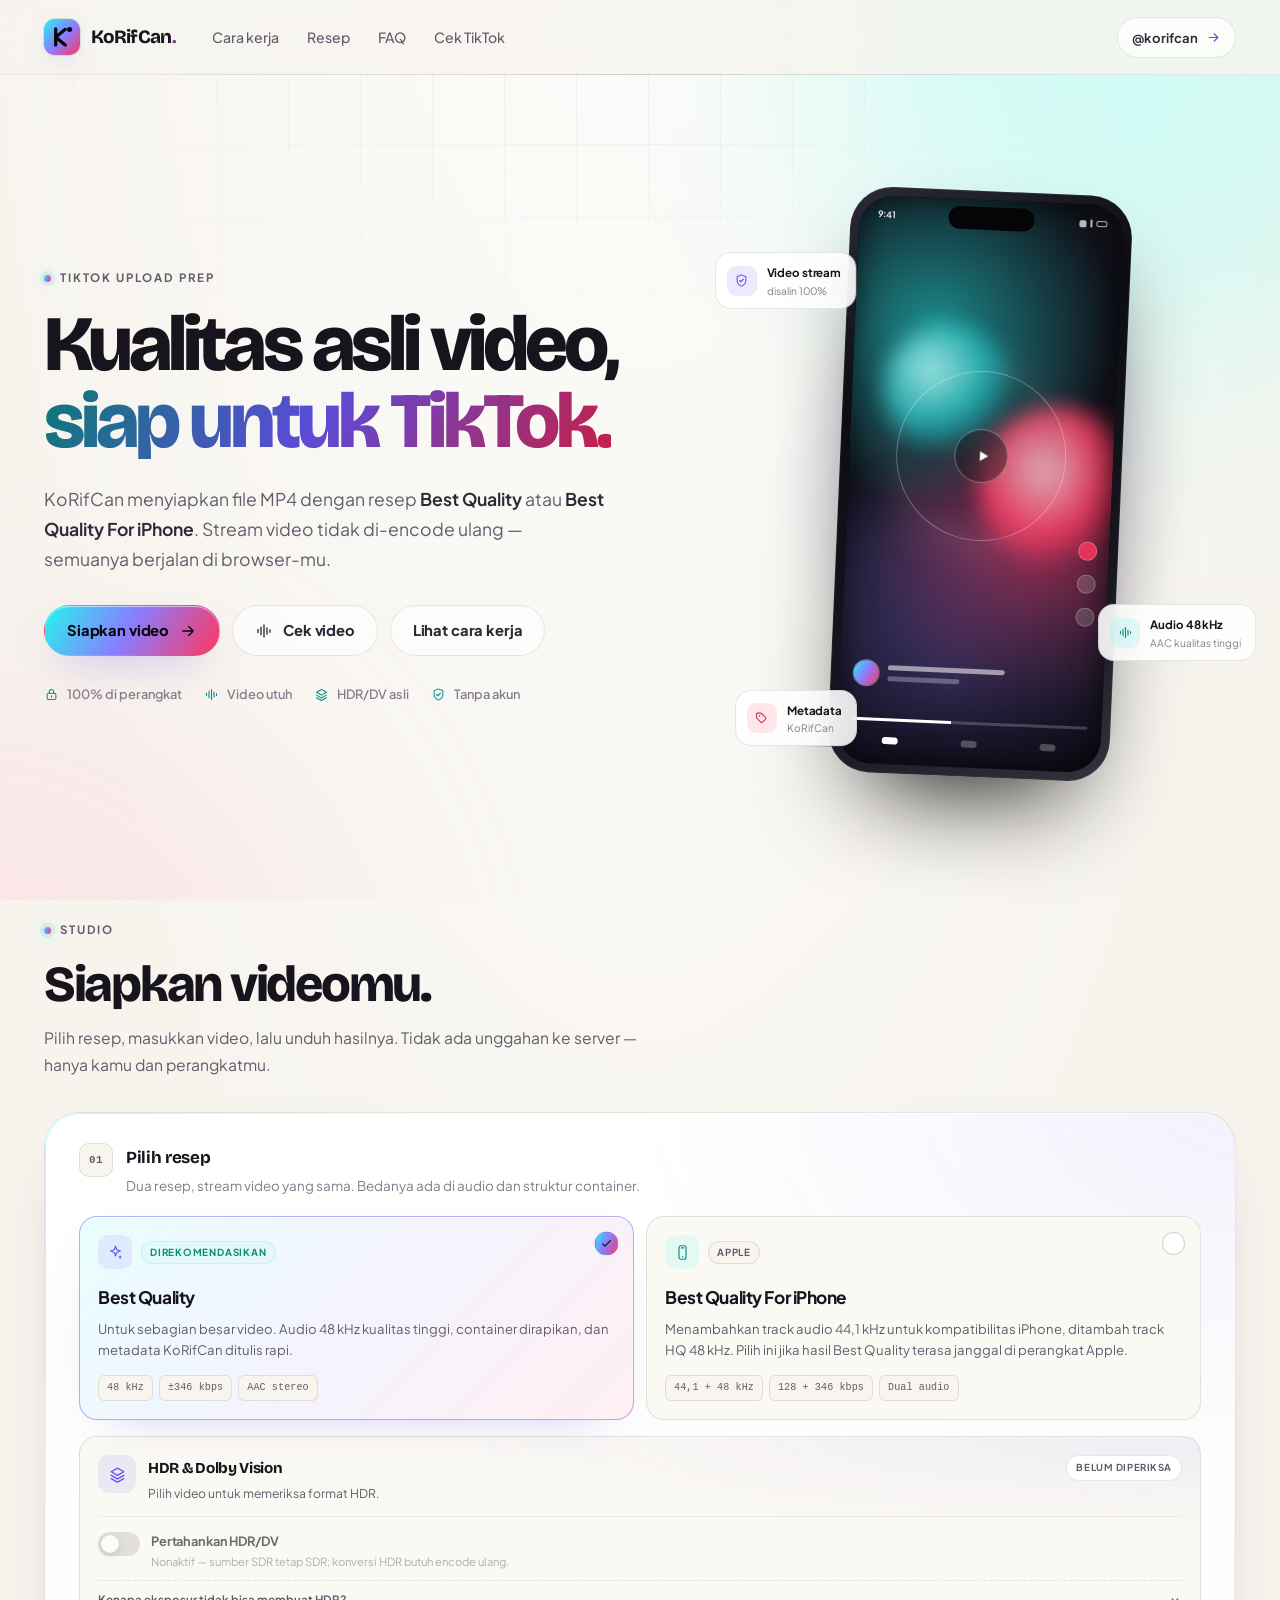
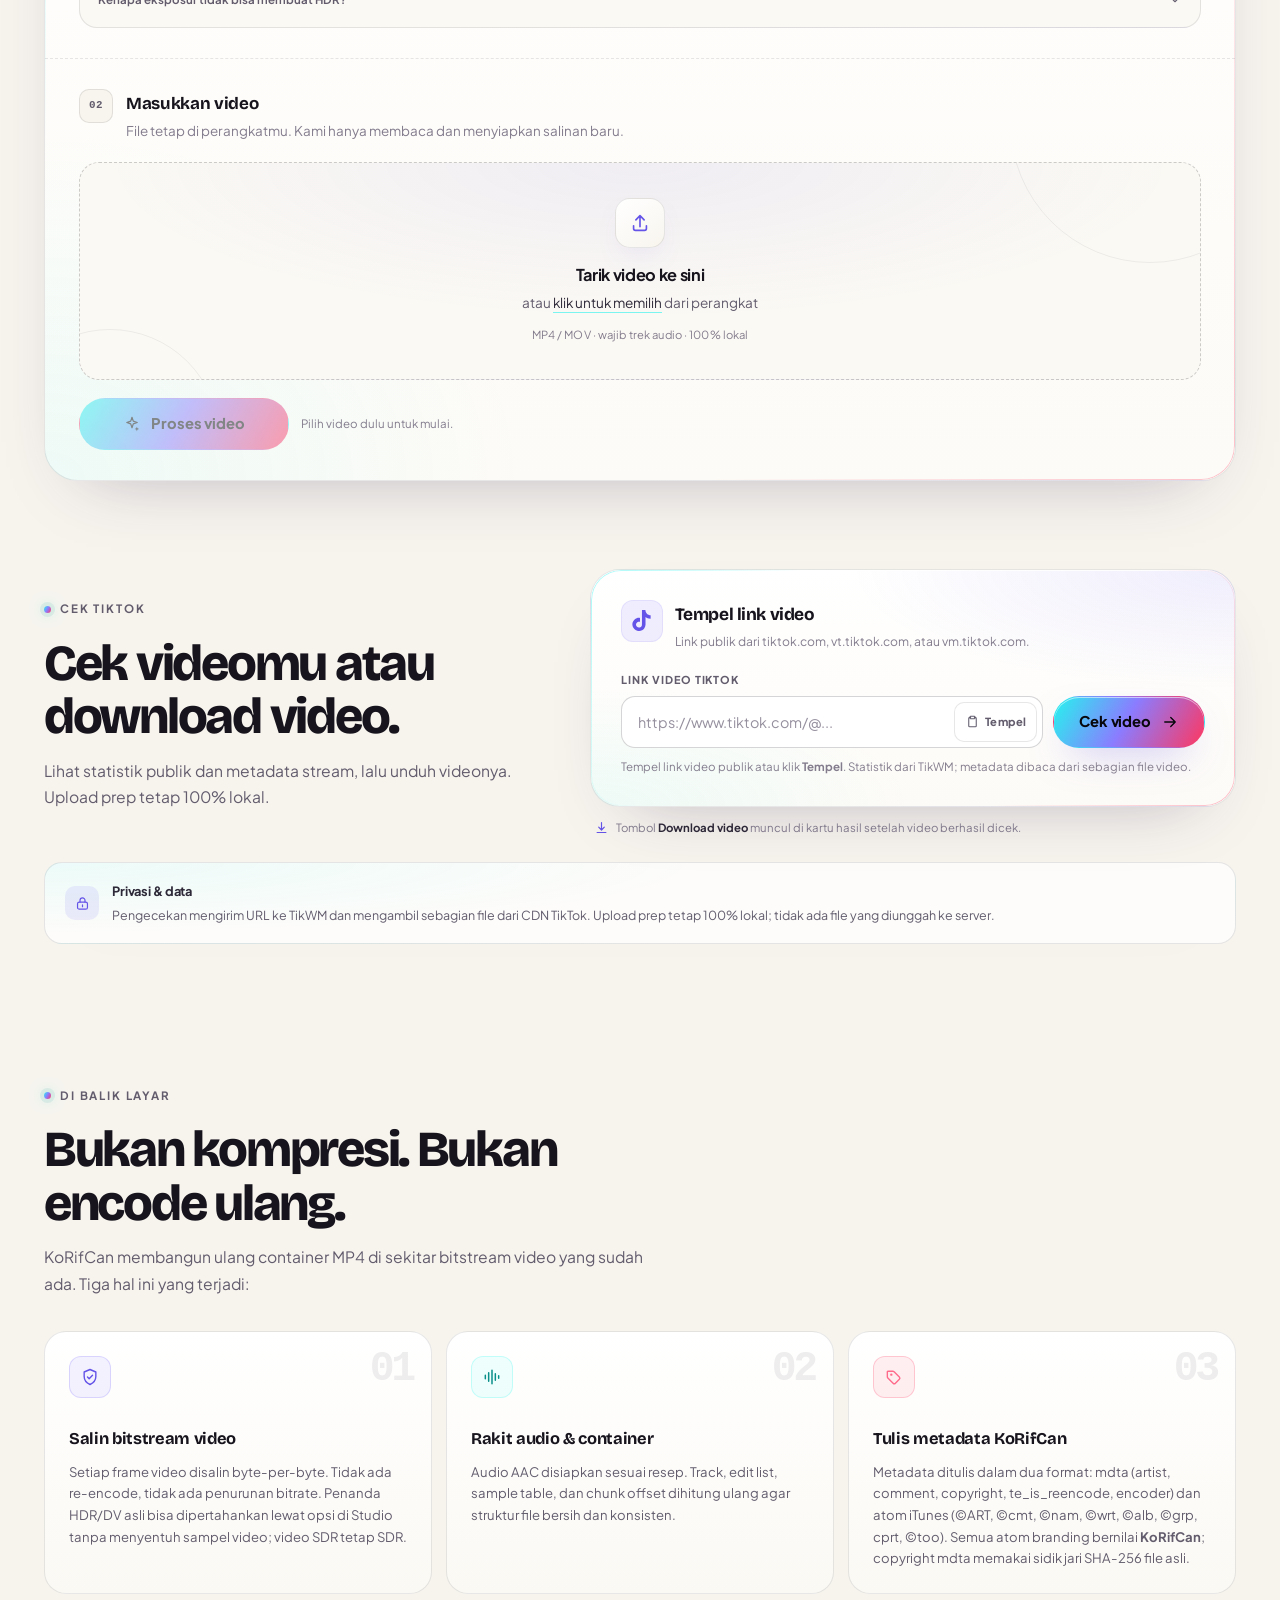
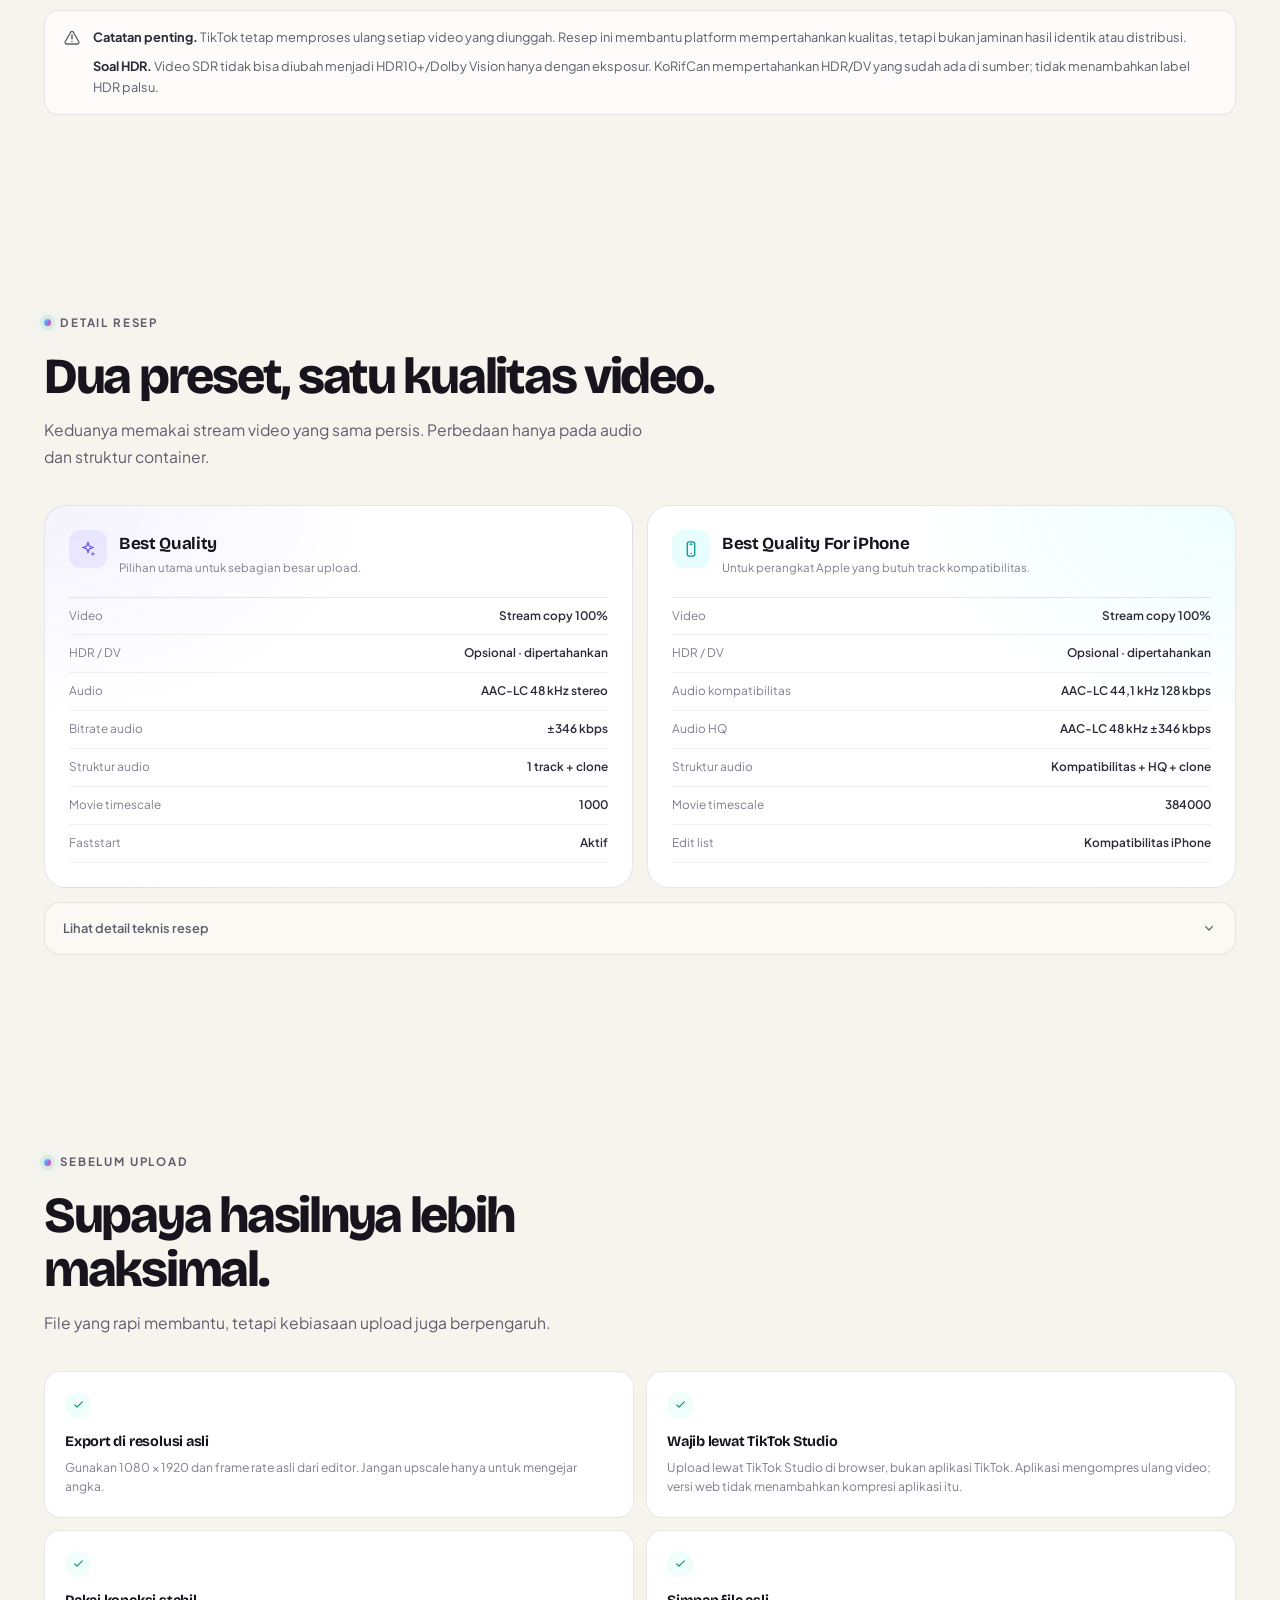
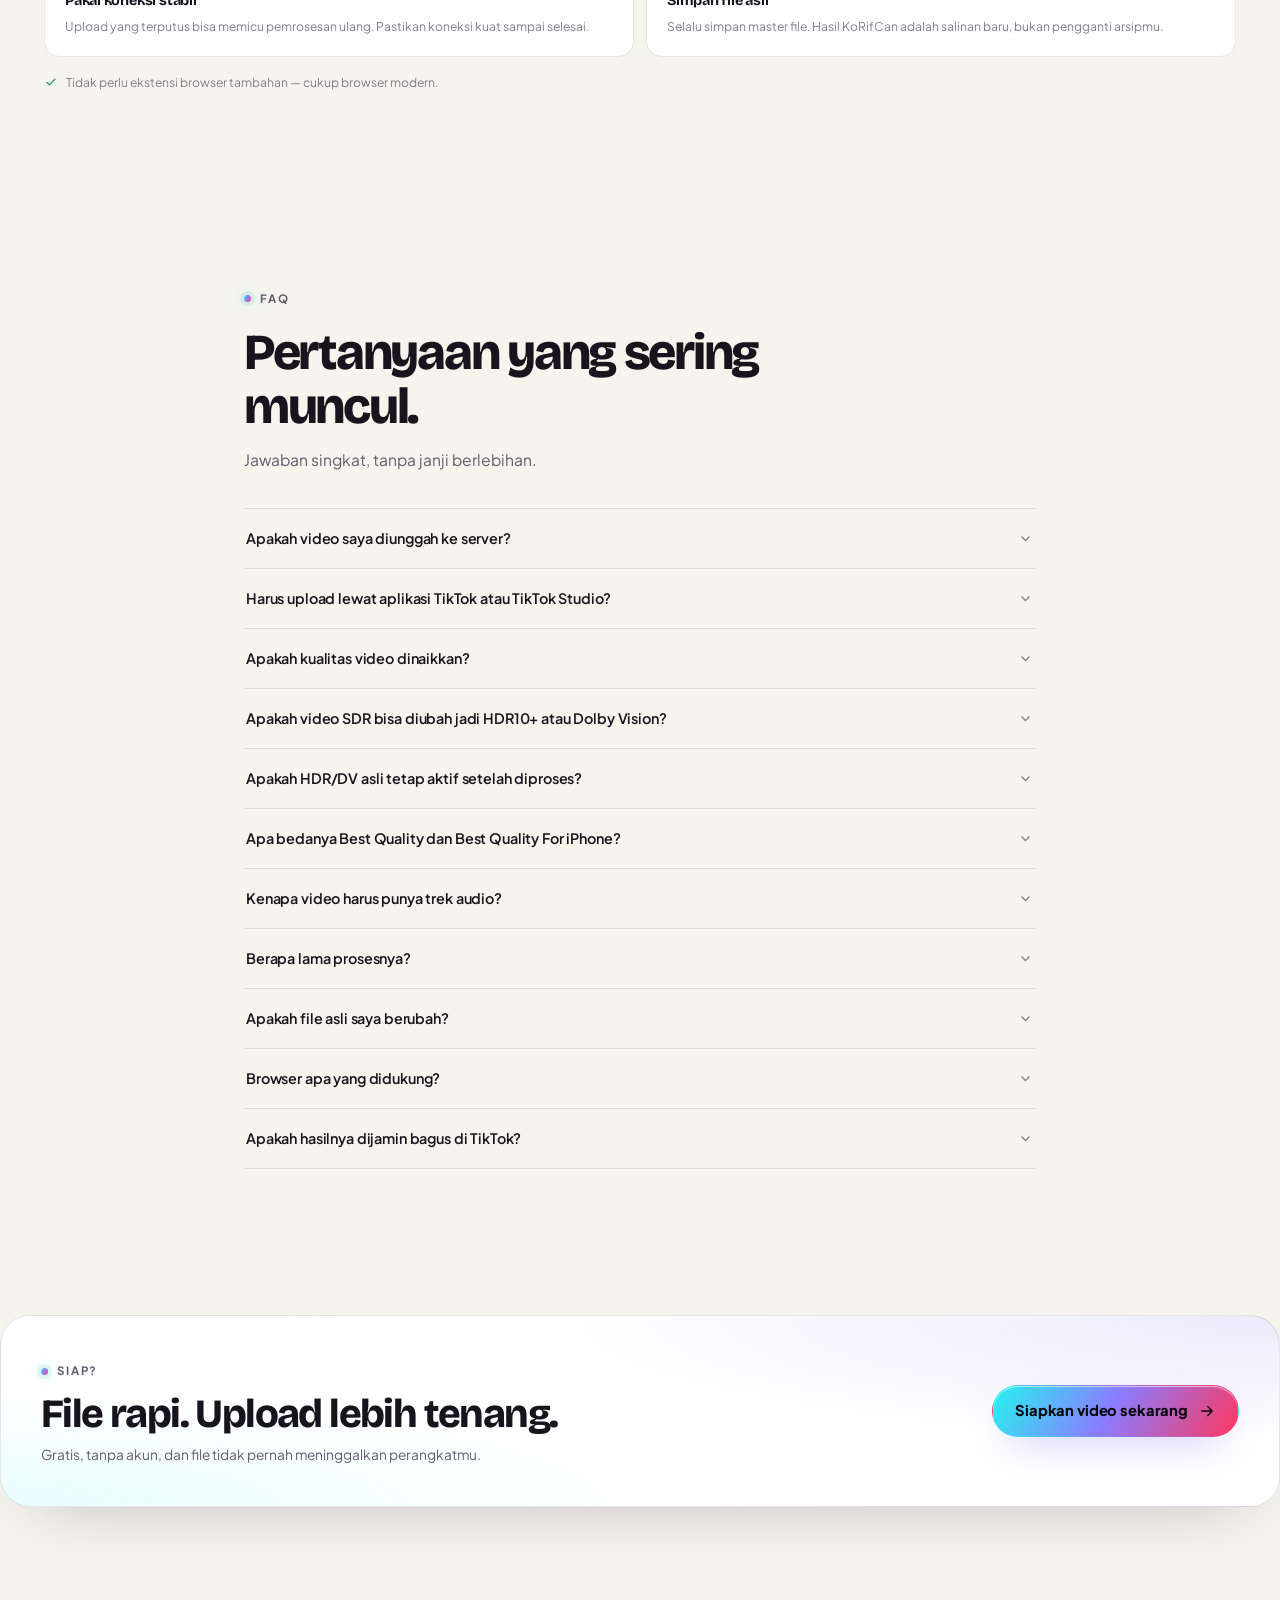
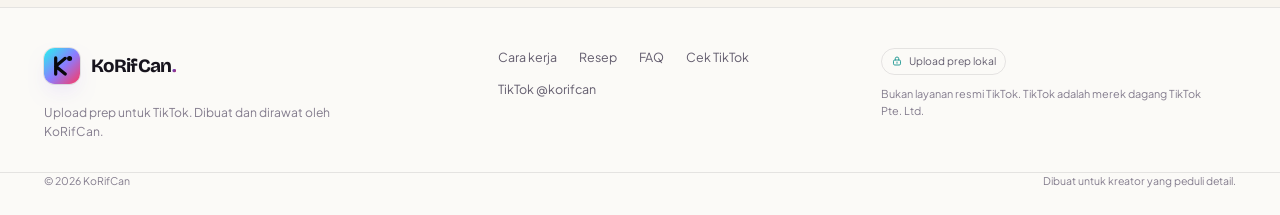
<file: index.html>
<!doctype html>
<html lang="id">
<head>
  <meta charset="utf-8">
  <meta name="viewport" content="width=device-width, initial-scale=1, viewport-fit=cover">
  <title>KoRifCan — Siapkan Video TikTok Tanpa Encode Ulang</title>
  <meta name="description" content="Siapkan video TikTok dengan resep Best Quality atau Best Quality For iPhone. Video tidak di-encode ulang, HDR/DV asli bisa dipertahankan, dan seluruh proses berjalan di browser-mu.">
  <meta name="author" content="KoRifCan">
  <meta name="robots" content="index,follow,max-image-preview:large">
  <meta name="theme-color" content="#f7f4ee">
  <link rel="canonical" href="https://korifcan.github.io/tiktok-hd/">
  <link rel="icon" href="favicon.svg" type="image/svg+xml">
  <link rel="apple-touch-icon" sizes="180x180" href="apple-touch-icon.png">
  <link rel="manifest" href="manifest.webmanifest">
  <link rel="sitemap" type="application/xml" title="Sitemap" href="https://korifcan.github.io/tiktok-hd/sitemap.xml">
  <meta property="og:title" content="KoRifCan — Siapkan Video TikTok Tanpa Encode Ulang">
  <meta property="og:description" content="Upload prep untuk TikTok. Stream video disalin utuh, HDR/DV asli bisa dipertahankan, audio dan container dirapikan, 100% diproses di browser.">
  <meta property="og:type" content="website">
  <meta property="og:site_name" content="KoRifCan">
  <meta property="og:url" content="https://korifcan.github.io/tiktok-hd/">
  <meta property="og:locale" content="id_ID">
  <meta property="og:image" content="https://korifcan.github.io/tiktok-hd/og-image.png">
  <meta property="og:image:type" content="image/png">
  <meta property="og:image:width" content="1200">
  <meta property="og:image:height" content="630">
  <meta property="og:image:alt" content="KoRifCan — upload prep TikTok: stream video disalin utuh, HDR/DV asli, 100% di browser.">
  <meta name="twitter:card" content="summary_large_image">
  <meta name="twitter:title" content="KoRifCan — Siapkan Video TikTok Tanpa Encode Ulang">
  <meta name="twitter:description" content="Upload prep untuk TikTok. Stream video disalin utuh, HDR/DV asli bisa dipertahankan, audio dan container dirapikan, 100% diproses di browser.">
  <meta name="twitter:image" content="https://korifcan.github.io/tiktok-hd/og-image.png">
  <meta name="twitter:image:alt" content="KoRifCan — upload prep TikTok: stream video disalin utuh, HDR/DV asli, 100% di browser.">
  <link rel="stylesheet" href="style.css?v=20261113a">
  <link rel="stylesheet" href="tiktok-stats.css?v=20261114f">
  <script type="application/ld+json">
  {
    "@context": "https://schema.org",
    "@graph": [
      {
        "@type": "WebSite",
        "@id": "https://korifcan.github.io/tiktok-hd/#website",
        "url": "https://korifcan.github.io/tiktok-hd/",
        "name": "KoRifCan",
        "description": "Upload prep TikTok untuk menyiapkan video dengan resep Best Quality atau Best Quality For iPhone tanpa encode ulang.",
        "inLanguage": "id-ID",
        "dateModified": "2026-11-15",
        "publisher": { "@id": "https://korifcan.github.io/tiktok-hd/#person" }
      },
      {
        "@type": "Person",
        "@id": "https://korifcan.github.io/tiktok-hd/#person",
        "name": "KoRifCan",
        "url": "https://www.tiktok.com/@korifcan",
        "sameAs": [ "https://www.tiktok.com/@korifcan" ]
      },
      {
        "@type": "SoftwareApplication",
        "@id": "https://korifcan.github.io/tiktok-hd/#app",
        "name": "KoRifCan — TikTok Upload Prep",
        "url": "https://korifcan.github.io/tiktok-hd/",
        "description": "Alat upload prep TikTok yang menyiapkan container, audio, dan metadata video tanpa encode ulang. Berjalan 100% di browser.",
        "applicationCategory": "MultimediaApplication",
        "applicationSubCategory": "Video preparation",
        "operatingSystem": "Web",
        "browserRequirements": "Browser modern dengan WebAssembly: Chrome, Edge, Firefox, atau Safari versi terbaru.",
        "inLanguage": "id-ID",
        "isAccessibleForFree": true,
        "offers": {
          "@type": "Offer",
          "price": "0",
          "priceCurrency": "IDR"
        },
        "featureList": [
          "Stream video disalin 100% tanpa encode ulang",
          "Resep Best Quality dan Best Quality For iPhone",
          "HDR/DV asli dapat dipertahankan",
          "Metadata KoRifCan ditulis ke container",
          "Pemrosesan file 100% lokal di browser"
        ],
        "image": "https://korifcan.github.io/tiktok-hd/og-image.png",
        "author": { "@id": "https://korifcan.github.io/tiktok-hd/#person" },
        "publisher": { "@id": "https://korifcan.github.io/tiktok-hd/#person" }
      },
      {
        "@type": "FAQPage",
        "@id": "https://korifcan.github.io/tiktok-hd/#faq",
        "mainEntity": [
          {
            "@type": "Question",
            "name": "Apakah video saya diunggah ke server?",
            "acceptedAnswer": {
              "@type": "Answer",
              "text": "Tidak. Seluruh proses berjalan di browser menggunakan WebAssembly. Tidak ada file yang dikirim ke server, tidak ada akun, dan tidak ada penyimpanan di cloud."
            }
          },
          {
            "@type": "Question",
            "name": "Harus upload lewat aplikasi TikTok atau TikTok Studio?",
            "acceptedAnswer": {
              "@type": "Answer",
              "text": "Lewat TikTok Studio di browser, bukan aplikasi TikTok. Aplikasi melakukan kompresi tambahan, jadi panduan situs ini mewajibkan upload lewat TikTok Studio. Tidak perlu ekstensi browser; cukup browser modern."
            }
          },
          {
            "@type": "Question",
            "name": "Apakah kualitas video dinaikkan?",
            "acceptedAnswer": {
              "@type": "Answer",
              "text": "Tidak. Tidak ada peningkatan ajaib. KoRifCan hanya menyiapkan container, audio, dan metadata agar TikTok lebih mudah mempertahankan kualitas. Stream video tetap sama persis dengan file aslimu."
            }
          },
          {
            "@type": "Question",
            "name": "Apa bedanya Best Quality dan Best Quality For iPhone?",
            "acceptedAnswer": {
              "@type": "Answer",
              "text": "Best Quality memakai satu track audio 48 kHz kualitas tinggi. Best Quality For iPhone menambahkan track kompatibilitas 44,1 kHz 128 kbps di samping track HQ 48 kHz. Stream video keduanya identik."
            }
          },
          {
            "@type": "Question",
            "name": "Berapa lama prosesnya?",
            "acceptedAnswer": {
              "@type": "Answer",
              "text": "Setelah mesin ffmpeg termuat, stream copy biasanya cepat — sering di bawah satu menit untuk video berukuran normal. Kunjungan pertama perlu mengunduh mesin sekitar 31 MB, jadi bisa lebih lama di koneksi lambat."
            }
          },
          {
            "@type": "Question",
            "name": "Apakah hasilnya dijamin bagus di TikTok?",
            "acceptedAnswer": {
              "@type": "Answer",
              "text": "Tidak ada jaminan. TikTok tetap memproses ulang video dan hasil akhirnya dipengaruhi banyak faktor, termasuk koneksi dan jenis konten. Gunakan TikTok Studio di browser, bukan aplikasi, untuk mengurangi kompresi tambahan. Resep ini hanya membantu menjaga kualitas input."
            }
          }
        ]
      }
    ]
  }
  </script>
</head>
<body>
  <svg class="svg-sprite" aria-hidden="true" focusable="false" xmlns="http://www.w3.org/2000/svg">
    <defs>
      <linearGradient id="gradMark" x1="0" y1="0" x2="40" y2="40" gradientUnits="userSpaceOnUse">
        <stop stop-color="#25f4ee"></stop>
        <stop offset=".52" stop-color="#8b7cff"></stop>
        <stop offset="1" stop-color="#ff375f"></stop>
      </linearGradient>
    </defs>
    <symbol id="icon-mark" viewBox="0 0 40 40">
      <rect width="40" height="40" rx="12" fill="url(#gradMark)"></rect>
      <path d="M13 11v18M13 20.2l10.6-8.7M13 20.2l10.6 8.7" fill="none" stroke="#08080c" stroke-width="3.6" stroke-linecap="round" stroke-linejoin="round"></path>
      <circle cx="28.4" cy="11.6" r="2.8" fill="#08080c"></circle>
    </symbol>
    <symbol id="icon-arrow" viewBox="0 0 24 24">
      <path d="M5 12h14M13 6l6 6-6 6" fill="none" stroke="currentColor" stroke-width="1.8" stroke-linecap="round" stroke-linejoin="round"></path>
    </symbol>
    <symbol id="icon-upload" viewBox="0 0 24 24">
      <path d="M12 16V4m0 0L7.5 8.5M12 4l4.5 4.5M5 15v3a2 2 0 0 0 2 2h10a2 2 0 0 0 2-2v-3" fill="none" stroke="currentColor" stroke-width="1.8" stroke-linecap="round" stroke-linejoin="round"></path>
    </symbol>
    <symbol id="icon-download" viewBox="0 0 24 24">
      <path d="M12 4v12m0 0l4.5-4.5M12 16l-4.5-4.5M5 20h14" fill="none" stroke="currentColor" stroke-width="1.9" stroke-linecap="round" stroke-linejoin="round"></path>
    </symbol>
    <symbol id="icon-clipboard" viewBox="0 0 24 24">
      <rect x="8" y="3.5" width="8" height="4" rx="1.3" fill="none" stroke="currentColor" stroke-width="1.7"></rect>
      <path d="M9 5.5H7.5A1.5 1.5 0 0 0 6 7v12a1.5 1.5 0 0 0 1.5 1.5h9A1.5 1.5 0 0 0 18 19V7a1.5 1.5 0 0 0-1.5-1.5H15" fill="none" stroke="currentColor" stroke-width="1.7" stroke-linecap="round" stroke-linejoin="round"></path>
    </symbol>
    <symbol id="icon-tiktok" viewBox="0 0 24 24">
      <path d="M12.53.02c1.31-.02 2.61-.01 3.91-.02.08 1.53.63 3.09 1.75 4.17 1.12 1.11 2.7 1.62 4.24 1.79v4.03c-1.44-.05-2.89-.35-4.2-.97-.57-.26-1.1-.59-1.62-.93-.01 2.92.01 5.84-.02 8.75-.08 1.4-.54 2.79-1.35 3.94-1.31 1.92-3.58 3.17-5.91 3.21-1.43.08-2.86-.31-4.08-1.03-2.02-1.19-3.44-3.37-3.65-5.71-.02-.5-.03-1-.01-1.49.18-1.9 1.12-3.72 2.58-4.96 1.66-1.44 3.98-2.13 6.15-1.72.02 1.48-.04 2.96-.04 4.44-.99-.32-2.15-.23-3.02.37-.63.41-1.11 1.04-1.36 1.75-.21.51-.15 1.07-.14 1.61.24 1.64 1.82 3.02 3.5 2.87 1.12-.01 2.19-.66 2.77-1.61.19-.33.4-.67.41-1.06.1-1.79.06-3.57.07-5.36.01-4.03-.01-8.05.02-12.07Z" fill="currentColor"></path>
    </symbol>
    <symbol id="icon-external" viewBox="0 0 24 24">
      <path d="M14 4h6v6M20 4l-9 9M19 14v5a1 1 0 0 1-1 1H5a1 1 0 0 1-1-1V6a1 1 0 0 1 1-1h5" fill="none" stroke="currentColor" stroke-width="1.8" stroke-linecap="round" stroke-linejoin="round"></path>
    </symbol>
    <symbol id="icon-file" viewBox="0 0 24 24">
      <path d="M7 3h7l4 4v13a1 1 0 0 1-1 1H7a1 1 0 0 1-1-1V4a1 1 0 0 1 1-1Z" fill="none" stroke="currentColor" stroke-width="1.7" stroke-linejoin="round"></path>
      <path d="M14 3v5h4M9 12h6M9 16h4" fill="none" stroke="currentColor" stroke-width="1.7" stroke-linecap="round" stroke-linejoin="round"></path>
    </symbol>
    <symbol id="icon-check" viewBox="0 0 24 24">
      <path d="m5 12.5 4.3 4.3L19 7" fill="none" stroke="currentColor" stroke-width="2" stroke-linecap="round" stroke-linejoin="round"></path>
    </symbol>
    <symbol id="icon-shield" viewBox="0 0 24 24">
      <path d="M12 3l7 3v5.5c0 4.5-3 7.7-7 9.5-4-1.8-7-5-7-9.5V6l7-3Z" fill="none" stroke="currentColor" stroke-width="1.7" stroke-linejoin="round"></path>
      <path d="m9 12 2 2 4-4" fill="none" stroke="currentColor" stroke-width="1.7" stroke-linecap="round" stroke-linejoin="round"></path>
    </symbol>
    <symbol id="icon-lock" viewBox="0 0 24 24">
      <rect x="5" y="10" width="14" height="10" rx="2.5" fill="none" stroke="currentColor" stroke-width="1.7"></rect>
      <path d="M8.5 10V7.5a3.5 3.5 0 1 1 7 0V10M12 14v2.5" fill="none" stroke="currentColor" stroke-width="1.7" stroke-linecap="round"></path>
    </symbol>
    <symbol id="icon-waves" viewBox="0 0 24 24">
      <path d="M4 10v4M8 7v10M12 4v16M16 8v8M20 10.5v3" fill="none" stroke="currentColor" stroke-width="1.8" stroke-linecap="round"></path>
    </symbol>
    <symbol id="icon-layers" viewBox="0 0 24 24">
      <path d="m12 4 8 4.5-8 4.5-8-4.5L12 4Z" fill="none" stroke="currentColor" stroke-width="1.7" stroke-linejoin="round"></path>
      <path d="m4 13 8 4.5 8-4.5M4 17.2l8 4.5 8-4.5" fill="none" stroke="currentColor" stroke-width="1.7" stroke-linecap="round" stroke-linejoin="round"></path>
    </symbol>
    <symbol id="icon-tag" viewBox="0 0 24 24">
      <path d="M4 5.5v6.2c0 .5.2 1 .6 1.4l6.3 6.3c.8.8 2 .8 2.8 0l4.7-4.7c.8-.8.8-2 0-2.8l-6.3-6.3c-.4-.4-.9-.6-1.4-.6H5.5C4.7 5 4 5 4 5.5Z" fill="none" stroke="currentColor" stroke-width="1.7" stroke-linejoin="round"></path>
      <circle cx="8.8" cy="9.2" r="1.4" fill="currentColor"></circle>
    </symbol>
    <symbol id="icon-phone" viewBox="0 0 24 24">
      <rect x="7" y="2.5" width="10" height="19" rx="2.7" fill="none" stroke="currentColor" stroke-width="1.7"></rect>
      <path d="M10.5 5.5h3" fill="none" stroke="currentColor" stroke-width="1.7" stroke-linecap="round"></path>
      <circle cx="12" cy="18" r="1" fill="currentColor"></circle>
    </symbol>
    <symbol id="icon-spark" viewBox="0 0 24 24">
      <path d="M12 3l1.7 5.1L19 10l-5.3 1.9L12 17l-1.7-5.1L5 10l5.3-1.9L12 3Z" fill="none" stroke="currentColor" stroke-width="1.6" stroke-linejoin="round"></path>
      <path d="M18.5 15.5l.8 2.2 2.2.8-2.2.8-.8 2.2-.8-2.2-2.2-.8 2.2-.8.8-2.2Z" fill="currentColor"></path>
    </symbol>
    <symbol id="icon-chevron" viewBox="0 0 24 24">
      <path d="m7 10 5 5 5-5" fill="none" stroke="currentColor" stroke-width="1.9" stroke-linecap="round" stroke-linejoin="round"></path>
    </symbol>
    <symbol id="icon-alert" viewBox="0 0 24 24">
      <path d="M12 8v5M12 16.5v.1" fill="none" stroke="currentColor" stroke-width="2" stroke-linecap="round"></path>
      <path d="M10.3 4.2 2.9 17a2 2 0 0 0 1.7 3h14.8a2 2 0 0 0 1.7-3L13.7 4.2a2 2 0 0 0-3.4 0Z" fill="none" stroke="currentColor" stroke-width="1.7" stroke-linejoin="round"></path>
    </symbol>
    <symbol id="icon-x" viewBox="0 0 24 24">
      <path d="m6 6 12 12M18 6 6 18" fill="none" stroke="currentColor" stroke-width="1.9" stroke-linecap="round"></path>
    </symbol>
    <symbol id="icon-play" viewBox="0 0 24 24">
      <path d="M9 7.5v9l7.5-4.5L9 7.5Z" fill="currentColor"></path>
    </symbol>
  </svg>

  <div class="page-glow-layer" aria-hidden="true">
    <div class="page-glow page-glow--one"></div>
    <div class="page-glow page-glow--two"></div>
  </div>

  <header class="site-header">
    <div class="container header-inner">
      <a class="brand" href="#atas" aria-label="KoRifCan, kembali ke atas">
        <span class="brand-mark"><svg class="icon" aria-hidden="true"><use href="#icon-mark"></use></svg></span>
        <span class="brand-name">KoRifCan<span class="brand-dot">.</span></span>
      </a>
      <nav class="header-nav" aria-label="Navigasi utama">
        <a href="#cara-kerja">Cara kerja</a>
        <a href="#resep">Resep</a>
        <a href="#faq">FAQ</a>
        <a href="#cek-tiktok">Cek TikTok</a>
      </nav>
      <a class="header-cta" href="https://www.tiktok.com/@korifcan" target="_blank" rel="noopener noreferrer">
        <span>@korifcan</span>
        <svg class="icon" aria-hidden="true"><use href="#icon-arrow"></use></svg>
      </a>
    </div>
  </header>

  <main id="atas">
    <section class="hero">
      <div class="container hero-grid">
        <div class="hero-copy">
          <div class="eyebrow"><span class="eyebrow-dot"></span> TikTok upload prep</div>
          <h1>Kualitas asli video,<br><span class="text-grad">siap untuk TikTok.</span></h1>
          <p class="hero-lead">KoRifCan menyiapkan file MP4 dengan resep <strong>Best Quality</strong> atau <strong>Best Quality For iPhone</strong>. Stream video tidak di-encode ulang — semuanya berjalan di browser-mu.</p>
          <div class="hero-actions">
            <a class="btn btn-primary" href="#studio">
              <span>Siapkan video</span>
              <svg class="icon" aria-hidden="true"><use href="#icon-arrow"></use></svg>
            </a>
            <a class="btn btn-ghost" href="#cek-tiktok">
              <svg class="icon" aria-hidden="true"><use href="#icon-waves"></use></svg>
              <span>Cek video</span>
            </a>
            <a class="btn btn-ghost" href="#cara-kerja">Lihat cara kerja</a>
          </div>
          <ul class="hero-facts" aria-label="Keunggulan KoRifCan">
            <li><svg class="icon" aria-hidden="true"><use href="#icon-lock"></use></svg> 100% di perangkat</li>
            <li><svg class="icon" aria-hidden="true"><use href="#icon-waves"></use></svg> Video utuh</li>
            <li><svg class="icon" aria-hidden="true"><use href="#icon-layers"></use></svg> HDR/DV asli</li>
            <li><svg class="icon" aria-hidden="true"><use href="#icon-shield"></use></svg> Tanpa akun</li>
          </ul>
        </div>

        <div class="hero-visual" aria-hidden="true">
          <div class="phone">
            <div class="phone-notch"></div>
            <div class="phone-screen">
              <div class="screen-status"><span>9:41</span><span class="screen-status-icons"><i></i><i></i><i></i></span></div>
              <div class="screen-media">
                <div class="screen-orb screen-orb--a"></div>
                <div class="screen-orb screen-orb--b"></div>
                <div class="screen-ring"></div>
                <div class="screen-play"><svg class="icon"><use href="#icon-play"></use></svg></div>
                <div class="screen-rail">
                  <span class="rail-dot"></span><span class="rail-dot"></span><span class="rail-dot"></span>
                </div>
                <div class="screen-caption">
                  <span class="caption-avatar"></span>
                  <span class="caption-lines"><i></i><i></i></span>
                </div>
              </div>
              <div class="screen-bottom">
                <span class="screen-progress"></span>
                <div class="screen-tabs"><i class="is-on"></i><i></i><i></i></div>
              </div>
            </div>
          </div>
          <div class="float-card float-card--video">
            <span class="float-icon"><svg class="icon"><use href="#icon-shield"></use></svg></span>
            <span><strong>Video stream</strong><small>disalin 100%</small></span>
          </div>
          <div class="float-card float-card--audio">
            <span class="float-icon float-icon--cyan"><svg class="icon"><use href="#icon-waves"></use></svg></span>
            <span><strong>Audio 48 kHz</strong><small>AAC kualitas tinggi</small></span>
          </div>
          <div class="float-card float-card--meta">
            <span class="float-icon float-icon--pink"><svg class="icon"><use href="#icon-tag"></use></svg></span>
            <span><strong>Metadata</strong><small>KoRifCan</small></span>
          </div>
        </div>
      </div>
    </section>

    <section class="studio-section" id="studio">
      <div class="container">
        <div class="section-head">
          <div class="eyebrow"><span class="eyebrow-dot"></span> Studio</div>
          <h2>Siapkan videomu.</h2>
          <p>Pilih resep, masukkan video, lalu unduh hasilnya. Tidak ada unggahan ke server — hanya kamu dan perangkatmu.</p>
        </div>

        <div class="studio-card" id="studioCard">
          <div class="studio-step">
            <div class="step-head">
              <span class="step-index">01</span>
              <div>
                <h3>Pilih resep</h3>
                <p>Dua resep, stream video yang sama. Bedanya ada di audio dan struktur container.</p>
              </div>
            </div>

            <div class="preset-grid" role="radiogroup" aria-label="Pilih resep">
              <label class="preset-option" data-preset="best">
                <input type="radio" name="preset" value="best" checked>
                <span class="preset-check"><svg class="icon" aria-hidden="true"><use href="#icon-check"></use></svg></span>
                <span class="preset-top">
                  <span class="preset-icon"><svg class="icon" aria-hidden="true"><use href="#icon-spark"></use></svg></span>
                  <span class="preset-badge">Direkomendasikan</span>
                </span>
                <span class="preset-name">Best Quality</span>
                <span class="preset-desc">Untuk sebagian besar video. Audio 48 kHz kualitas tinggi, container dirapikan, dan metadata KoRifCan ditulis rapi.</span>
                <span class="preset-specs">
                  <span>48 kHz</span><span>±346 kbps</span><span>AAC stereo</span>
                </span>
              </label>

              <label class="preset-option" data-preset="iphone">
                <input type="radio" name="preset" value="iphone">
                <span class="preset-check"><svg class="icon" aria-hidden="true"><use href="#icon-check"></use></svg></span>
                <span class="preset-top">
                  <span class="preset-icon preset-icon--cyan"><svg class="icon" aria-hidden="true"><use href="#icon-phone"></use></svg></span>
                  <span class="preset-badge preset-badge--quiet">Apple</span>
                </span>
                <span class="preset-name">Best Quality For iPhone</span>
                <span class="preset-desc">Menambahkan track audio 44,1 kHz untuk kompatibilitas iPhone, ditambah track HQ 48 kHz. Pilih ini jika hasil Best Quality terasa janggal di perangkat Apple.</span>
                <span class="preset-specs">
                  <span>44,1 + 48 kHz</span><span>128 + 346 kbps</span><span>Dual audio</span>
                </span>
              </label>
            </div>

            <div class="hdr-card" id="hdrCard">
              <div class="hdr-top">
                <span class="hdr-icon"><svg class="icon" aria-hidden="true"><use href="#icon-layers"></use></svg></span>
                <div class="hdr-copy">
                  <h4>HDR &amp; Dolby Vision</h4>
                  <p id="hdrStatus">Pilih video untuk memeriksa format HDR.</p>
                </div>
                <span class="hdr-badge" id="hdrBadge">Belum diperiksa</span>
              </div>
              <label class="hdr-toggle is-disabled" id="hdrToggle" for="hdrPreserve">
                <input type="checkbox" id="hdrPreserve" checked disabled>
                <span class="hdr-switch" aria-hidden="true"></span>
                <span class="hdr-toggle-copy">
                  <strong>Pertahankan HDR/DV</strong>
                  <small id="hdrToggleNote">Nonaktif — sumber SDR tetap SDR; konversi HDR butuh encode ulang.</small>
                </span>
              </label>
              <details class="hdr-info">
                <summary>
                  <span>Kenapa eksposur tidak bisa membuat HDR?</span>
                  <svg class="icon" aria-hidden="true"><use href="#icon-chevron"></use></svg>
                </summary>
                <div class="hdr-info-body">
                  <p><strong>HDR bukan efek eksposur.</strong> Mengubah eksposur berarti mengubah piksel, jadi video harus di-decode dan di-encode ulang. Itu pun tidak membuat metadata HDR10+ per-scene atau RPU Dolby Vision yang valid.</p>
                  <ul>
                    <li><strong>HDR10+</strong> butuh bitstream 10-bit PQ dan metadata dinamis ST 2094-40 yang mengikuti setiap scene.</li>
                    <li><strong>Dolby Vision</strong> butuh RPU per frame dan tooling berlisensi Dolby; tidak bisa disintesis dari slider eksposur.</li>
                    <li><strong>Yang bisa dilakukan tanpa re-encode:</strong> mempertahankan HDR/DV yang sudah ada di file sumber. Video SDR tetap SDR.</li>
                  </ul>
                  <p>Butuh konversi SDR ke HDR? Itu harus dilakukan dengan encoder 10-bit dan tooling metadata di desktop/server, bukan di situs statis ini.</p>
                </div>
              </details>
            </div>
          </div>

          <div class="studio-step">
            <div class="step-head">
              <span class="step-index">02</span>
              <div>
                <h3>Masukkan video</h3>
                <p>File tetap di perangkatmu. Kami hanya membaca dan menyiapkan salinan baru.</p>
              </div>
            </div>

            <div class="dropzone" id="dropzone" role="button" tabindex="0" aria-label="Pilih video MP4 atau MOV">
              <input type="file" id="fileInput" accept="video/mp4,video/quicktime,.mp4,.mov,.m4v" hidden>
              <span class="dropzone-icon"><svg class="icon" aria-hidden="true"><use href="#icon-upload"></use></svg></span>
              <span class="dropzone-title">Tarik video ke sini</span>
              <span class="dropzone-sub">atau <u>klik untuk memilih</u> dari perangkat</span>
              <span class="dropzone-note">MP4 / MOV · wajib trek audio · 100% lokal</span>
              <span class="dropzone-orbit dropzone-orbit--one"></span>
              <span class="dropzone-orbit dropzone-orbit--two"></span>
            </div>

            <div class="file-card" id="fileCard" hidden>
              <div class="file-row">
                <span class="file-icon"><svg class="icon" aria-hidden="true"><use href="#icon-file"></use></svg></span>
                <span class="file-copy">
                  <span class="file-name" id="fileName">video.mp4</span>
                  <span class="file-meta" id="fileMeta">—</span>
                </span>
                <span class="file-actions">
                  <button class="mini-btn" type="button" id="btnChange">Ganti</button>
                  <button class="icon-btn" type="button" id="btnRemove" aria-label="Hapus video">
                    <svg class="icon" aria-hidden="true"><use href="#icon-x"></use></svg>
                  </button>
                </span>
              </div>
              <dl class="file-details" id="fileDetails" aria-label="Informasi video" hidden>
                <div class="file-stat">
                  <dt>Resolusi</dt>
                  <dd id="infoResolution">—</dd>
                </div>
                <div class="file-stat">
                  <dt>Frame rate</dt>
                  <dd id="infoFps">—</dd>
                </div>
                <div class="file-stat">
                  <dt>Durasi</dt>
                  <dd id="infoDuration">—</dd>
                </div>
                <div class="file-stat">
                  <dt>Codec</dt>
                  <dd id="infoCodec">—</dd>
                </div>
                <div class="file-stat">
                  <dt>Bit depth</dt>
                  <dd id="infoBitDepth">—</dd>
                </div>
                <div class="file-stat">
                  <dt>Warna</dt>
                  <dd id="infoColor">—</dd>
                </div>
                <div class="file-stat">
                  <dt>Bitrate video</dt>
                  <dd id="infoBitrate">—</dd>
                </div>
                <div class="file-stat">
                  <dt>Bitrate total</dt>
                  <dd id="infoTotalBitrate">—</dd>
                </div>
                <div class="file-stat">
                  <dt>Kualitas</dt>
                  <dd><span id="infoQuality">—</span><small class="file-stat-note" id="infoQualityNote"></small></dd>
                </div>
                <div class="file-stat">
                  <dt>Audio</dt>
                  <dd id="infoAudio">—</dd>
                </div>
              </dl>
            </div>

            <div class="process-row">
              <button class="btn btn-primary btn-process" type="button" id="btnProcess" disabled>
                <svg class="icon" aria-hidden="true"><use href="#icon-spark"></use></svg>
                <span id="processLabel">Proses video</span>
              </button>
              <p class="process-note" id="processNote">Pilih video dulu untuk mulai.</p>
            </div>
          </div>

          <div class="progress-panel" id="progressPanel" aria-live="polite" hidden>
            <div class="progress-head">
              <div>
                <h3 id="progressTitle">Sedang menyiapkan videomu</h3>
                <p id="progressSub">Jangan tutup tab ini selama proses berjalan.</p>
              </div>
              <span class="progress-pct" id="progressPct">0%</span>
            </div>
            <div class="progress-track" id="progressBar" role="progressbar" aria-valuemin="0" aria-valuemax="100" aria-valuenow="0" aria-label="Progres pemrosesan">
              <span class="progress-fill" id="barFill"></span>
            </div>
            <ol class="stage-list" id="stageList">
              <li class="stage" data-stage="0"><span class="stage-dot"><span>1</span></span><span class="stage-label">Membaca file &amp; sidik jari</span></li>
              <li class="stage" data-stage="1"><span class="stage-dot"><span>2</span></span><span class="stage-label">Memuat mesin ffmpeg</span></li>
              <li class="stage" data-stage="2"><span class="stage-dot"><span>3</span></span><span class="stage-label">Menyalin video &amp; menyiapkan audio</span></li>
              <li class="stage" data-stage="3"><span class="stage-dot"><span>4</span></span><span class="stage-label">Menyusun container &amp; metadata</span></li>
              <li class="stage" data-stage="4"><span class="stage-dot"><span>5</span></span><span class="stage-label">Menyiapkan file unduhan</span></li>
            </ol>
          </div>

          <div class="error-box" id="errorBox" role="alert" hidden>
            <span class="error-icon"><svg class="icon" aria-hidden="true"><use href="#icon-alert"></use></svg></span>
            <div class="error-copy">
              <strong>Proses belum berhasil</strong>
              <p id="errorText">Terjadi kesalahan.</p>
            </div>
            <button class="icon-btn" type="button" id="btnErrorClose" aria-label="Tutup pesan error">
              <svg class="icon" aria-hidden="true"><use href="#icon-x"></use></svg>
            </button>
          </div>

          <div class="result-panel" id="resultPanel" role="status" hidden>
            <div class="result-head">
              <span class="result-badge"><svg class="icon" aria-hidden="true"><use href="#icon-check"></use></svg> Siap diunduh</span>
              <h3>Videomu sudah disiapkan.</h3>
              <p>Stream video disalin utuh. File asli tetap tidak berubah.</p>
            </div>
            <div class="result-grid">
              <div class="result-preview">
                <video id="preview" controls playsinline preload="metadata" poster="poster.svg"></video>
              </div>
              <div class="result-detail">
                <span class="result-file" id="resultName">video-korifcan.mp4</span>
                <dl class="result-stats">
                  <div><dt>Ukuran file</dt><dd id="resultSize">—</dd></div>
                  <div><dt>Durasi</dt><dd id="resultDuration">—</dd></div>
                  <div><dt>Resep</dt><dd id="resultPreset">—</dd></div>
                  <div><dt>Stream video</dt><dd id="resultStream">—</dd></div>
                  <div><dt>HDR / DV</dt><dd id="resultHdr">—</dd></div>
                </dl>
                <p class="result-meta" id="resultMeta">Metadata KoRifCan: mdta + iTunes</p>
                <a class="btn btn-primary btn-download" id="btnDownload" href="#" download>
                  <svg class="icon" aria-hidden="true"><use href="#icon-download"></use></svg>
                  <span>Unduh video</span>
                </a>
                <a class="btn btn-studio" id="studioLink" href="https://www.tiktok.com/tiktokstudio/upload" target="_blank" rel="noopener noreferrer">
                  <span class="studio-mark"><svg class="icon" aria-hidden="true"><use href="#icon-tiktok"></use></svg></span>
                  <span class="studio-copy">
                    <span class="studio-title">Upload lewat TikTok Studio</span>
                    <span class="studio-sub">Wajib di browser · tanpa ekstensi</span>
                  </span>
                  <span class="studio-arrow"><svg class="icon" aria-hidden="true"><use href="#icon-external"></use></svg></span>
                  <!-- Stub untuk app.js lama yang masih tersimpan di cache: jangan sampai handler unduhan otomatisnya menempel ke tautan asli. -->
                  <span id="btnStudio" hidden></span>
                </a>
                <div class="studio-guide">
                  <p class="studio-guide-title"><svg class="icon" aria-hidden="true"><use href="#icon-check"></use></svg> Cara upload yang benar</p>
                  <ol class="studio-steps">
                    <li>Unduh video dulu lewat tombol <strong>Unduh video</strong> di atas.</li>
                    <li>Buka <strong>TikTok Studio</strong> lewat tombol di atas — di browser, bukan aplikasi TikTok.</li>
                    <li>Seret atau pilih <strong id="studioFileName">video-korifcan.mp4</strong> di tab TikTok Studio.</li>
                  </ol>
                  <p class="studio-warning"><svg class="icon" aria-hidden="true"><use href="#icon-alert"></use></svg> <span><strong>Jangan upload lewat aplikasi TikTok</strong> — aplikasi akan mengompres ulang video. Tidak perlu ekstensi browser tambahan; file hasil tetap MP4 biasa.</span></p>
                </div>
                <button class="btn btn-ghost btn-again" type="button" id="btnAgain">Proses video lain</button>
              </div>
            </div>
            <p class="result-footnote">TikTok tetap memproses ulang video saat upload. Upload lewat TikTok Studio di browser, bukan aplikasi, untuk mengurangi kompresi tambahan. Resep ini membantu mempertahankan kualitas, bukan menjamin hasil yang identik.</p>
          </div>
        </div>
      </div>
    </section>

    <section class="section stats-check-section" id="cek-tiktok" aria-labelledby="cek-tiktok-title">
      <div class="container">
        <div class="stats-check-grid">
          <div class="stats-check-copy">
            <div class="section-head">
              <div class="eyebrow"><span class="eyebrow-dot"></span> Cek TikTok</div>
              <h2 id="cek-tiktok-title">Cek videomu atau download video.</h2>
              <p>Lihat statistik publik dan metadata stream, lalu unduh videonya. Upload prep tetap 100% lokal.</p>
            </div>
          </div>

          <div class="stats-check-panel">
            <div class="stats-card">
              <div class="stats-card-head">
                <span class="stats-card-icon"><svg class="icon" aria-hidden="true"><use href="#icon-tiktok"></use></svg></span>
                <div>
                  <h3 class="stats-card-title">Tempel link video</h3>
                  <p>Link publik dari tiktok.com, vt.tiktok.com, atau vm.tiktok.com.</p>
                </div>
              </div>

              <form id="ttForm" class="tt-form" novalidate>
                <label class="tt-label" for="ttUrl">Link video TikTok</label>
                <div class="tt-input-row">
                  <div class="tt-input-wrap">
                    <input class="tt-input" id="ttUrl" name="url" type="url" inputmode="url" autocomplete="off" autocapitalize="off" spellcheck="false" placeholder="https://www.tiktok.com/@..." aria-describedby="ttHint" required>
                    <button class="tt-paste" id="ttPaste" type="button" title="Tempel link dari clipboard">
                      <svg class="icon" aria-hidden="true"><use href="#icon-clipboard"></use></svg>
                      <span>Tempel</span>
                    </button>
                  </div>
                  <button class="btn btn-primary tt-submit" id="ttSubmit" type="submit" aria-controls="ttResult">
                    <span>Cek video</span>
                    <svg class="icon" aria-hidden="true"><use href="#icon-arrow"></use></svg>
                  </button>
                </div>
                <p class="tt-hint" id="ttHint">Tempel link video publik atau klik <strong>Tempel</strong>. Statistik dari TikWM; metadata dibaca dari sebagian file video.</p>
              </form>

              <div class="tt-status" id="ttStatus" role="status" aria-live="polite" aria-atomic="true"></div>
            </div>

            <p class="stats-check-note">
              <svg class="icon" aria-hidden="true"><use href="#icon-download"></use></svg>
              <span>Tombol <strong>Download video</strong> muncul di kartu hasil setelah video berhasil dicek.</span>
            </p>
          </div>
        </div>

        <div class="stats-disclosure stats-check-disclosure">
          <span class="stats-disclosure-icon"><svg class="icon" aria-hidden="true"><use href="#icon-lock"></use></svg></span>
          <div class="stats-disclosure-copy">
            <strong>Privasi &amp; data</strong>
            <p>Pengecekan mengirim URL ke TikWM dan mengambil sebagian file dari CDN TikTok. Upload prep tetap 100% lokal; tidak ada file yang diunggah ke server.</p>
          </div>
        </div>

        <div class="tt-result stats-check-result" id="ttResult" data-autoscroll="true" hidden>
          <div class="tt-result-head">
            <div class="eyebrow"><span class="eyebrow-dot"></span> Hasil pemeriksaan</div>
            <div class="tt-result-badges">
              <span class="tt-method" id="ttMethod" hidden></span>
              <span class="tt-recipe" id="ttRecipe" hidden></span>
            </div>
          </div>
          <div class="tt-result-grid">
            <div class="tt-media">
              <img id="ttCover" alt="" width="360" height="640" loading="lazy" decoding="async" referrerpolicy="no-referrer">
            </div>
            <div class="tt-body">
              <div class="tt-identity">
                <p class="tt-author" id="ttAuthor"></p>
                <h3 class="tt-title" id="ttTitle"></h3>
                <p class="tt-meta" id="ttMeta"></p>
                <a class="tt-link" id="ttLink" href="https://www.tiktok.com/" target="_blank" rel="noopener noreferrer">Buka di TikTok</a>
              </div>
              <div class="tt-download-row" id="ttDownloadRow" hidden>
                <a class="btn btn-primary tt-download" id="ttDownload" href="#" download target="_blank" rel="noopener noreferrer">
                  <svg class="icon" aria-hidden="true"><use href="#icon-download"></use></svg>
                  <span>Download video</span>
                </a>
                <p class="tt-download-note">File diambil dari CDN TikTok. Unduh hanya video yang kamu berhak gunakan.</p>
                <div class="tt-download-progress" id="ttDownloadProgress" hidden>
                  <div class="tt-download-track" id="ttDownloadTrack" role="progressbar" aria-label="Progres unduhan" aria-valuemin="0" aria-valuemax="100" aria-valuenow="0">
                    <span class="tt-download-fill" id="ttDownloadFill"></span>
                  </div>
                  <p class="tt-download-progress-text" id="ttDownloadProgressText"></p>
                </div>
              </div>
              <div class="tt-stats" id="ttStats" aria-label="Statistik publik video"></div>
              <p class="tt-engagement" id="ttEngagement"></p>
              <dl class="tt-details" id="ttDetails" aria-label="Metadata stream video"></dl>
              <p class="tt-source" id="ttSource"></p>
            </div>
          </div>
        </div>
      </div>
    </section>

    <section class="section how-section" id="cara-kerja">
      <div class="container">
        <div class="section-head">
          <div class="eyebrow"><span class="eyebrow-dot"></span> Di balik layar</div>
          <h2>Bukan kompresi. Bukan encode ulang.</h2>
          <p>KoRifCan membangun ulang container MP4 di sekitar bitstream video yang sudah ada. Tiga hal ini yang terjadi:</p>
        </div>
        <div class="feature-grid">
          <article class="feature-card" data-reveal>
            <span class="feature-number">01</span>
            <span class="feature-icon"><svg class="icon" aria-hidden="true"><use href="#icon-shield"></use></svg></span>
            <h3>Salin bitstream video</h3>
            <p>Setiap frame video disalin byte-per-byte. Tidak ada re-encode, tidak ada penurunan bitrate. Penanda HDR/DV asli bisa dipertahankan lewat opsi di Studio tanpa menyentuh sampel video; video SDR tetap SDR.</p>
          </article>
          <article class="feature-card" data-reveal>
            <span class="feature-number">02</span>
            <span class="feature-icon feature-icon--cyan"><svg class="icon" aria-hidden="true"><use href="#icon-waves"></use></svg></span>
            <h3>Rakit audio &amp; container</h3>
            <p>Audio AAC disiapkan sesuai resep. Track, edit list, sample table, dan chunk offset dihitung ulang agar struktur file bersih dan konsisten.</p>
          </article>
          <article class="feature-card" data-reveal>
            <span class="feature-number">03</span>
            <span class="feature-icon feature-icon--pink"><svg class="icon" aria-hidden="true"><use href="#icon-tag"></use></svg></span>
            <h3>Tulis metadata KoRifCan</h3>
            <p>Metadata ditulis dalam dua format: mdta (artist, comment, copyright, te_is_reencode, encoder) dan atom iTunes (©ART, ©cmt, ©nam, ©wrt, ©alb, ©grp, cprt, ©too). Semua atom branding bernilai <strong>KoRifCan</strong>; copyright mdta memakai sidik jari SHA-256 file asli.</p>
          </article>
        </div>
        <div class="honesty-note" data-reveal>
          <svg class="icon" aria-hidden="true"><use href="#icon-alert"></use></svg>
          <div>
            <p><strong>Catatan penting.</strong> TikTok tetap memproses ulang setiap video yang diunggah. Resep ini membantu platform mempertahankan kualitas, tetapi bukan jaminan hasil identik atau distribusi.</p>
            <p><strong>Soal HDR.</strong> Video SDR tidak bisa diubah menjadi HDR10+/Dolby Vision hanya dengan eksposur. KoRifCan mempertahankan HDR/DV yang sudah ada di sumber; tidak menambahkan label HDR palsu.</p>
          </div>
        </div>
      </div>
    </section>

    <section class="section recipe-section" id="resep">
      <div class="container">
        <div class="section-head">
          <div class="eyebrow"><span class="eyebrow-dot"></span> Detail resep</div>
          <h2>Dua preset, satu kualitas video.</h2>
          <p>Keduanya memakai stream video yang sama persis. Perbedaan hanya pada audio dan struktur container.</p>
        </div>

        <div class="recipe-grid">
          <article class="recipe-card" data-reveal>
            <div class="recipe-head">
              <span class="recipe-icon"><svg class="icon" aria-hidden="true"><use href="#icon-spark"></use></svg></span>
              <div>
                <h3>Best Quality</h3>
                <p>Pilihan utama untuk sebagian besar upload.</p>
              </div>
            </div>
            <ul class="recipe-list">
              <li><span>Video</span><strong>Stream copy 100%</strong></li>
              <li><span>HDR / DV</span><strong>Opsional · dipertahankan</strong></li>
              <li><span>Audio</span><strong>AAC-LC 48 kHz stereo</strong></li>
              <li><span>Bitrate audio</span><strong>±346 kbps</strong></li>
              <li><span>Struktur audio</span><strong>1 track + clone</strong></li>
              <li><span>Movie timescale</span><strong>1000</strong></li>
              <li><span>Faststart</span><strong>Aktif</strong></li>
            </ul>
          </article>

          <article class="recipe-card recipe-card--iphone" data-reveal>
            <div class="recipe-head">
              <span class="recipe-icon recipe-icon--cyan"><svg class="icon" aria-hidden="true"><use href="#icon-phone"></use></svg></span>
              <div>
                <h3>Best Quality For iPhone</h3>
                <p>Untuk perangkat Apple yang butuh track kompatibilitas.</p>
              </div>
            </div>
            <ul class="recipe-list">
              <li><span>Video</span><strong>Stream copy 100%</strong></li>
              <li><span>HDR / DV</span><strong>Opsional · dipertahankan</strong></li>
              <li><span>Audio kompatibilitas</span><strong>AAC-LC 44,1 kHz 128 kbps</strong></li>
              <li><span>Audio HQ</span><strong>AAC-LC 48 kHz ±346 kbps</strong></li>
              <li><span>Struktur audio</span><strong>Kompatibilitas + HQ + clone</strong></li>
              <li><span>Movie timescale</span><strong>384000</strong></li>
              <li><span>Edit list</span><strong>Kompatibilitas iPhone</strong></li>
            </ul>
          </article>
        </div>

        <details class="recipe-details">
          <summary>
            <span>Lihat detail teknis resep</span>
            <svg class="icon" aria-hidden="true"><use href="#icon-chevron"></use></svg>
          </summary>
          <div class="recipe-details-body">
            <div class="detail-block">
              <h4>Best Quality</h4>
              <ul>
                <li>Audio utama AAC-LC 48 kHz, stereo, target 346 kbps.</li>
                <li>18 frame silent tail; 8 frame terakhir memakai entri stsd kedua.</li>
                <li>Satu track audio HQ ditambah satu track clone yang berbagi media data.</li>
                <li>Movie timescale 1000; video edit list di-reset ke media time 0.</li>
                <li>Metadata mdta: artist, comment, copyright, te_is_reencode, encoder.</li>
                <li>Atom iTunes: ©ART, ©cmt, ©nam, ©wrt, ©alb, ©grp, cprt — semuanya <strong>KoRifCan</strong>; ©too tetap berisi encoder.</li>
                <li>HDR/DV opsional: penanda container dan metadata statis sumber dipertahankan tanpa re-encode.</li>
              </ul>
            </div>
            <div class="detail-block">
              <h4>Best Quality For iPhone</h4>
              <ul>
                <li>Track kompatibilitas AAC-LC 44,1 kHz, stereo, 128 kbps, dengan 7 frame tail.</li>
                <li>Track HQ AAC-LC 48 kHz, stereo, target 346 kbps, dengan 19 frame tail.</li>
                <li>Track HQ memiliki clone; total tiga track audio di dalam container.</li>
                <li>Movie timescale 384000; edit list kompatibilitas memakai media time 2112.</li>
                <li>Metadata mdta dan atom iTunes yang sama, ditulis untuk seluruh file.</li>
                <li>HDR/DV opsional: penanda container dan metadata statis sumber dipertahankan tanpa re-encode.</li>
              </ul>
            </div>
          </div>
        </details>
      </div>
    </section>

    <section class="section tips-section">
      <div class="container">
        <div class="section-head">
          <div class="eyebrow"><span class="eyebrow-dot"></span> Sebelum upload</div>
          <h2>Supaya hasilnya lebih maksimal.</h2>
          <p>File yang rapi membantu, tetapi kebiasaan upload juga berpengaruh.</p>
        </div>
        <div class="tip-grid">
          <article class="tip-card" data-reveal>
            <span class="tip-icon"><svg class="icon" aria-hidden="true"><use href="#icon-check"></use></svg></span>
            <h3>Export di resolusi asli</h3>
            <p>Gunakan 1080 × 1920 dan frame rate asli dari editor. Jangan upscale hanya untuk mengejar angka.</p>
          </article>
          <article class="tip-card" data-reveal>
            <span class="tip-icon"><svg class="icon" aria-hidden="true"><use href="#icon-check"></use></svg></span>
            <h3>Wajib lewat TikTok Studio</h3>
            <p>Upload lewat TikTok Studio di browser, bukan aplikasi TikTok. Aplikasi mengompres ulang video; versi web tidak menambahkan kompresi aplikasi itu.</p>
          </article>
          <article class="tip-card" data-reveal>
            <span class="tip-icon"><svg class="icon" aria-hidden="true"><use href="#icon-check"></use></svg></span>
            <h3>Pakai koneksi stabil</h3>
            <p>Upload yang terputus bisa memicu pemrosesan ulang. Pastikan koneksi kuat sampai selesai.</p>
          </article>
          <article class="tip-card" data-reveal>
            <span class="tip-icon"><svg class="icon" aria-hidden="true"><use href="#icon-check"></use></svg></span>
            <h3>Simpan file asli</h3>
            <p>Selalu simpan master file. Hasil KoRifCan adalah salinan baru, bukan pengganti arsipmu.</p>
          </article>
        </div>
        <p class="tip-note"><svg class="icon" aria-hidden="true"><use href="#icon-check"></use></svg> Tidak perlu ekstensi browser tambahan — cukup browser modern.</p>
      </div>
    </section>

    <section class="section faq-section" id="faq">
      <div class="container faq-container">
        <div class="section-head">
          <div class="eyebrow"><span class="eyebrow-dot"></span> FAQ</div>
          <h2>Pertanyaan yang sering muncul.</h2>
          <p>Jawaban singkat, tanpa janji berlebihan.</p>
        </div>
        <div class="faq-list">
          <details class="faq-item">
            <summary><span>Apakah video saya diunggah ke server?</span><svg class="icon" aria-hidden="true"><use href="#icon-chevron"></use></svg></summary>
            <p>Tidak. Seluruh proses berjalan di browser menggunakan WebAssembly. Tidak ada file yang dikirim ke server, tidak ada akun, dan tidak ada penyimpanan di cloud.</p>
          </details>
          <details class="faq-item">
            <summary><span>Harus upload lewat aplikasi TikTok atau TikTok Studio?</span><svg class="icon" aria-hidden="true"><use href="#icon-chevron"></use></svg></summary>
            <p>Lewat <strong>TikTok Studio di browser</strong>, bukan aplikasi TikTok. Aplikasi melakukan kompresi tambahan, jadi panduan situs ini mewajibkan upload lewat TikTok Studio. Tidak perlu ekstensi browser; cukup browser modern.</p>
          </details>
          <details class="faq-item">
            <summary><span>Apakah kualitas video dinaikkan?</span><svg class="icon" aria-hidden="true"><use href="#icon-chevron"></use></svg></summary>
            <p>Tidak. Tidak ada peningkatan ajaib. KoRifCan hanya menyiapkan container, audio, dan metadata agar TikTok lebih mudah mempertahankan kualitas. Stream video tetap sama persis dengan file aslimu.</p>
          </details>
          <details class="faq-item">
            <summary><span>Apakah video SDR bisa diubah jadi HDR10+ atau Dolby Vision?</span><svg class="icon" aria-hidden="true"><use href="#icon-chevron"></use></svg></summary>
            <p>Tidak hanya dengan eksposur. HDR10+ butuh bitstream 10-bit PQ dan metadata dinamis per-scene; Dolby Vision butuh RPU per frame dan tooling berlisensi Dolby. Mengubah eksposur berarti decode + encode ulang, dan tetap tidak menghasilkan metadata HDR yang valid. Karena itu KoRifCan tidak memalsukan HDR. Untuk sumber yang sudah HDR/DV, aktifkan opsi <strong>Pertahankan HDR/DV</strong> agar penandanya tidak hilang.</p>
          </details>
          <details class="faq-item">
            <summary><span>Apakah HDR/DV asli tetap aktif setelah diproses?</span><svg class="icon" aria-hidden="true"><use href="#icon-chevron"></use></svg></summary>
            <p>Bisa. Aktifkan opsi <strong>Pertahankan HDR/DV</strong> di Studio. Bitstream video tetap disalin byte-per-byte; KoRifCan hanya mengembalikan penanda container dan metadata statis yang biasanya dilepas saat remux. Video SDR tetap SDR.</p>
          </details>
          <details class="faq-item">
            <summary><span>Apa bedanya Best Quality dan Best Quality For iPhone?</span><svg class="icon" aria-hidden="true"><use href="#icon-chevron"></use></svg></summary>
            <p>Best Quality memakai satu track audio 48 kHz kualitas tinggi. Best Quality For iPhone menambahkan track kompatibilitas 44,1 kHz 128 kbps di samping track HQ 48 kHz. Stream video keduanya identik.</p>
          </details>
          <details class="faq-item">
            <summary><span>Kenapa video harus punya trek audio?</span><svg class="icon" aria-hidden="true"><use href="#icon-chevron"></use></svg></summary>
            <p>Resep ini membangun ulang trek audio sesuai struktur yang dituju. Kalau video belum punya audio, tambahkan musik atau trek suara di editor terlebih dahulu, lalu proses lagi.</p>
          </details>
          <details class="faq-item">
            <summary><span>Berapa lama prosesnya?</span><svg class="icon" aria-hidden="true"><use href="#icon-chevron"></use></svg></summary>
            <p>Setelah mesin ffmpeg termuat, stream copy biasanya cepat — sering di bawah satu menit untuk video berukuran normal. Kunjungan pertama perlu mengunduh mesin sekitar 31 MB, jadi bisa lebih lama di koneksi lambat.</p>
          </details>
          <details class="faq-item">
            <summary><span>Apakah file asli saya berubah?</span><svg class="icon" aria-hidden="true"><use href="#icon-chevron"></use></svg></summary>
            <p>Tidak. File asli tidak disentuh. KoRifCan membuat file baru di memori browser dan mengunduhnya sebagai salinan terpisah.</p>
          </details>
          <details class="faq-item">
            <summary><span>Browser apa yang didukung?</span><svg class="icon" aria-hidden="true"><use href="#icon-chevron"></use></svg></summary>
            <p>Browser modern yang mendukung WebAssembly: Chrome, Edge, Firefox, dan Safari versi terbaru. Tidak perlu ekstensi tambahan. Untuk file besar, desktop dengan RAM cukup lebih disarankan daripada ponsel.</p>
          </details>
          <details class="faq-item">
            <summary><span>Apakah hasilnya dijamin bagus di TikTok?</span><svg class="icon" aria-hidden="true"><use href="#icon-chevron"></use></svg></summary>
            <p>Tidak ada jaminan. TikTok tetap memproses ulang video dan hasil akhirnya dipengaruhi banyak faktor, termasuk koneksi dan jenis konten. Gunakan TikTok Studio di browser, bukan aplikasi, untuk mengurangi kompresi tambahan. Resep ini hanya membantu menjaga kualitas input.</p>
          </details>
        </div>
      </div>
    </section>

    <section class="closing">
      <div class="container closing-inner">
        <div>
          <div class="eyebrow"><span class="eyebrow-dot"></span> Siap?</div>
          <h2>File rapi. Upload lebih tenang.</h2>
          <p>Gratis, tanpa akun, dan file tidak pernah meninggalkan perangkatmu.</p>
        </div>
        <a class="btn btn-primary" href="#studio">
          <span>Siapkan video sekarang</span>
          <svg class="icon" aria-hidden="true"><use href="#icon-arrow"></use></svg>
        </a>
      </div>
    </section>
  </main>

  <footer class="site-footer">
    <div class="container footer-grid">
      <div class="footer-brand">
        <a class="brand" href="#atas" aria-label="KoRifCan">
          <span class="brand-mark"><svg class="icon" aria-hidden="true"><use href="#icon-mark"></use></svg></span>
          <span class="brand-name">KoRifCan<span class="brand-dot">.</span></span>
        </a>
        <p>Upload prep untuk TikTok. Dibuat dan dirawat oleh KoRifCan.</p>
      </div>
      <div class="footer-links">
        <a href="#cara-kerja">Cara kerja</a>
        <a href="#resep">Resep</a>
        <a href="#faq">FAQ</a>
        <a href="#cek-tiktok">Cek TikTok</a>
        <a href="https://www.tiktok.com/@korifcan" target="_blank" rel="noopener noreferrer">TikTok @korifcan</a>
      </div>
      <div class="footer-note">
        <span class="footer-pill"><svg class="icon" aria-hidden="true"><use href="#icon-lock"></use></svg> Upload prep lokal</span>
        <p>Bukan layanan resmi TikTok. TikTok adalah merek dagang TikTok Pte. Ltd.</p>
      </div>
    </div>
    <div class="container footer-bottom">
      <span>© <span id="year">2026</span> KoRifCan</span>
      <span>Dibuat untuk kreator yang peduli detail.</span>
    </div>
  </footer>

  <script src="mp4-patcher.js?v=20261113d"></script>
  <script src="ffmpeg/ffmpeg.js"></script>
  <script src="app.js?v=20261114e"></script>
  <script src="tiktok-stats.js?v=20261114f"></script>
</body>
</html>
</file>
<file: style.css>
/* ==========================================================================
   KoRifCan — TikTok upload prep
   Design tokens, layout, components. Mobile-first.
   ========================================================================== */

@font-face {
  font-family: "Plus Jakarta Sans";
  font-style: normal;
  font-weight: 400 800;
  font-display: swap;
  src: url("fonts/plus-jakarta-sans-latin.woff2") format("woff2");
  unicode-range: U+0000-00FF, U+0131, U+0152-0153, U+02BB-02BC, U+02C6, U+02DA, U+02DC, U+0304, U+0308, U+0329, U+2000-206F, U+20AC, U+2122, U+2191, U+2193, U+2212, U+2215, U+FEFF, U+FFFD;
}

@font-face {
  font-family: "Bricolage Grotesque";
  font-style: normal;
  font-weight: 400 800;
  font-stretch: 100%;
  font-display: swap;
  src: url("fonts/bricolage-grotesque-latin.woff2") format("woff2");
  unicode-range: U+0000-00FF, U+0131, U+0152-0153, U+02BB-02BC, U+02C6, U+02DA, U+02DC, U+0304, U+0308, U+0329, U+2000-206F, U+20AC, U+2122, U+2191, U+2193, U+2212, U+2215, U+FEFF, U+FFFD;
}

:root {
  --bg: #f7f4ee;
  --bg-soft: #fbf9f4;
  --panel: #ffffff;
  --panel-2: #f8f5ee;
  --panel-3: #efe9dd;
  --text: #17141d;
  --text-soft: #2e2938;
  --muted: #625c6d;
  --muted-2: #837c8d;
  --line: rgba(23, 20, 29, 0.1);
  --line-strong: rgba(23, 20, 29, 0.18);
  --cyan: #0b8f8a;
  --violet: #6554e8;
  --pink: #d92d4e;
  --green: #0c8b77;
  --grad: linear-gradient(120deg, #25f4ee 0%, #8b7cff 48%, #ff375f 100%);
  --grad-ink: linear-gradient(120deg, #0b7a75 0%, #5b4bd6 48%, #c81e44 100%);
  --grad-soft: linear-gradient(120deg, rgba(37, 244, 238, 0.16), rgba(101, 84, 232, 0.1) 48%, rgba(255, 55, 95, 0.14));
  --radius: 22px;
  --radius-lg: 30px;
  --shadow: 0 28px 70px -42px rgba(47, 35, 80, 0.38);
  --font: "Plus Jakarta Sans", ui-sans-serif, system-ui, -apple-system, BlinkMacSystemFont, "Segoe UI", Roboto, "Helvetica Neue", Arial, sans-serif;
  --font-display: "Bricolage Grotesque", "Plus Jakarta Sans", ui-sans-serif, system-ui, sans-serif;
  --mono: "SFMono-Regular", ui-monospace, "Cascadia Code", Menlo, Consolas, monospace;
}

*,
*::before,
*::after {
  box-sizing: border-box;
}

[hidden] {
  display: none !important;
}

html {
  scroll-behavior: smooth;
  -webkit-text-size-adjust: 100%;
  overflow-x: hidden;
  overflow-x: clip;
}

body {
  margin: 0;
  background:
    radial-gradient(ellipse 80% 50% at 50% -10%, rgba(255, 255, 255, 0.9), transparent 70%),
    var(--bg);
  color: var(--text);
  font-family: var(--font);
  font-size: 16px;
  line-height: 1.6;
  overflow-x: hidden;
  overflow-x: clip;
  -webkit-font-smoothing: antialiased;
  text-rendering: optimizeLegibility;
}

body::before {
  content: "";
  position: fixed;
  inset: 0;
  z-index: -2;
  background-image:
    linear-gradient(rgba(23, 20, 29, 0.035) 1px, transparent 1px),
    linear-gradient(90deg, rgba(23, 20, 29, 0.035) 1px, transparent 1px);
  background-size: 72px 72px;
  mask-image: radial-gradient(ellipse 90% 60% at 50% 0%, #000 20%, transparent 75%);
  -webkit-mask-image: radial-gradient(ellipse 90% 60% at 50% 0%, #000 20%, transparent 75%);
  pointer-events: none;
}

img,
svg {
  display: block;
}

a {
  color: inherit;
  text-decoration: none;
}

button,
input {
  font: inherit;
}

button {
  color: inherit;
}

::selection {
  background: rgba(101, 84, 232, 0.22);
  color: var(--text);
}

:focus-visible {
  outline: 2px solid var(--cyan);
  outline-offset: 3px;
}

.container {
  width: 100%;
  max-width: 1280px;
  margin: 0 auto;
  padding: 0 clamp(18px, 4vw, 40px);
}

.icon {
  width: 1.25em;
  height: 1.25em;
  flex: none;
}

.svg-sprite {
  position: absolute;
  width: 0;
  height: 0;
  overflow: hidden;
}

.page-glow-layer {
  position: fixed;
  inset: 0;
  z-index: -1;
  overflow: hidden;
  pointer-events: none;
}

.page-glow {
  position: absolute;
  width: 640px;
  height: 640px;
  border-radius: 50%;
  filter: blur(120px);
  opacity: 0.5;
  pointer-events: none;
}

.page-glow--one {
  top: -280px;
  right: -180px;
  background: #a9fff7;
}

.page-glow--two {
  top: 720px;
  left: -340px;
  background: #ffd1da;
  opacity: 0.42;
}

/* --------------------------------------------------------------------------
   Header
   -------------------------------------------------------------------------- */

.site-header {
  position: sticky;
  top: 0;
  z-index: 50;
  border-bottom: 1px solid rgba(23, 20, 29, 0.06);
  background: rgba(247, 244, 238, 0.82);
  backdrop-filter: blur(18px);
  -webkit-backdrop-filter: blur(18px);
}

.site-header::after {
  content: "";
  position: absolute;
  inset: auto 0 -1px;
  height: 1px;
  background: linear-gradient(90deg, transparent, rgba(23, 20, 29, 0.1), transparent);
}

.header-inner {
  display: flex;
  align-items: center;
  gap: 24px;
  height: 68px;
}

.brand {
  display: inline-flex;
  align-items: center;
  gap: 11px;
  flex: none;
}

.brand-mark {
  width: 36px;
  height: 36px;
  border-radius: 11px;
  box-shadow: 0 0 0 1px rgba(23, 20, 29, 0.1), 0 10px 26px -12px rgba(101, 84, 232, 0.65);
}

.brand-mark .icon {
  width: 100%;
  height: 100%;
}

.brand-name {
  font-size: 1.18rem;
  font-weight: 750;
  letter-spacing: -0.035em;
}

.brand-dot {
  background: var(--grad);
  -webkit-background-clip: text;
  background-clip: text;
  color: transparent;
}

.header-nav {
  display: none;
  align-items: center;
  gap: 28px;
  margin-left: 12px;
}

.header-nav a {
  font-size: 0.88rem;
  font-weight: 500;
  color: var(--muted);
  transition: color 160ms ease;
}

.header-nav a:hover {
  color: var(--text);
}

.header-cta {
  display: inline-flex;
  align-items: center;
  gap: 8px;
  margin-left: auto;
  padding: 9px 14px;
  border: 1px solid var(--line);
  border-radius: 999px;
  background: rgba(255, 255, 255, 0.72);
  font-size: 0.82rem;
  font-weight: 650;
  color: var(--text-soft);
  transition: border-color 160ms ease, background 160ms ease, transform 160ms ease;
}

.header-cta .icon {
  width: 15px;
  height: 15px;
  color: var(--violet);
}

.header-cta:hover {
  border-color: var(--line-strong);
  background: #fff;
  transform: translateY(-1px);
}

/* --------------------------------------------------------------------------
   Type & shared pieces
   -------------------------------------------------------------------------- */

.eyebrow {
  display: inline-flex;
  align-items: center;
  gap: 9px;
  margin-bottom: 18px;
  font-size: 0.72rem;
  font-weight: 700;
  letter-spacing: 0.16em;
  text-transform: uppercase;
  color: var(--muted);
}

.eyebrow-dot {
  width: 7px;
  height: 7px;
  border-radius: 50%;
  background: var(--grad);
  box-shadow: 0 0 0 4px rgba(11, 143, 138, 0.09), 0 0 14px rgba(37, 244, 238, 0.55);
}

.text-grad,
.brand-dot {
  background: var(--grad-ink);
  -webkit-background-clip: text;
  background-clip: text;
  color: transparent;
}

h1,
h2,
h3,
h4,
.brand-name {
  font-family: var(--font-display);
  font-optical-sizing: auto;
}

h1,
h2,
h3,
h4,
p {
  margin-top: 0;
}

.btn {
  display: inline-flex;
  align-items: center;
  justify-content: center;
  gap: 10px;
  min-height: 50px;
  padding: 13px 22px;
  border: 1px solid transparent;
  border-radius: 999px;
  font-size: 0.92rem;
  font-weight: 750;
  letter-spacing: -0.01em;
  cursor: pointer;
  transition: transform 180ms ease, box-shadow 180ms ease, background 180ms ease, border-color 180ms ease, opacity 180ms ease;
}

.btn .icon {
  width: 18px;
  height: 18px;
  transition: transform 180ms ease;
}

.btn-primary {
  background: var(--grad);
  color: #08080c;
  box-shadow: 0 16px 40px -18px rgba(101, 84, 232, 0.55), inset 0 1px 0 rgba(255, 255, 255, 0.55);
}

.btn-primary:hover {
  transform: translateY(-2px);
  box-shadow: 0 22px 50px -18px rgba(101, 84, 232, 0.7), inset 0 1px 0 rgba(255, 255, 255, 0.6);
}

.btn-primary:hover .icon {
  transform: translateX(2px);
}

.btn-ghost {
  border-color: var(--line);
  background: rgba(255, 255, 255, 0.62);
  color: var(--text-soft);
}

.btn-ghost:hover {
  border-color: var(--line-strong);
  background: #fff;
}

.btn:disabled {
  cursor: not-allowed;
  opacity: 0.48;
  transform: none;
  box-shadow: none;
}

.is-busy .dropzone,
.is-busy .preset-option {
  pointer-events: none;
}

.is-busy .dropzone {
  opacity: 0.55;
}

.is-busy .preset-option:not(.is-selected) {
  opacity: 0.5;
}

/* --------------------------------------------------------------------------
   Hero
   -------------------------------------------------------------------------- */

.hero {
  padding: 74px 0 54px;
}

.hero-grid {
  display: grid;
  gap: 48px;
  align-items: center;
}

.hero-copy h1 {
  max-width: 760px;
  margin-bottom: 24px;
  font-size: clamp(2.65rem, 8.4vw, 4.9rem);
  font-weight: 800;
  line-height: 0.99;
  letter-spacing: -0.05em;
}

.hero-lead {
  max-width: 560px;
  margin-bottom: 30px;
  color: var(--muted);
  font-size: clamp(1rem, 2.4vw, 1.1rem);
  line-height: 1.7;
}

.hero-lead strong {
  color: var(--text-soft);
  font-weight: 650;
}

.hero-actions {
  display: flex;
  flex-wrap: wrap;
  gap: 12px;
  margin-bottom: 28px;
}

.hero-facts {
  display: flex;
  flex-wrap: wrap;
  gap: 10px 22px;
  margin: 0;
  padding: 0;
  list-style: none;
}

.hero-facts li {
  display: inline-flex;
  align-items: center;
  gap: 8px;
  font-size: 0.8rem;
  font-weight: 550;
  color: var(--muted-2);
}

.hero-facts .icon {
  width: 15px;
  height: 15px;
  color: var(--cyan);
}

/* Phone mockup */

.hero-visual {
  position: relative;
  display: flex;
  justify-content: center;
  align-items: center;
  min-height: 500px;
  isolation: isolate;
}

.hero-visual::before {
  content: "";
  position: absolute;
  width: min(420px, 100%);
  aspect-ratio: 1;
  border-radius: 50%;
  background: radial-gradient(circle, rgba(101, 84, 232, 0.18), transparent 65%);
  filter: blur(30px);
  z-index: -1;
}

.phone {
  position: relative;
  width: 252px;
  aspect-ratio: 9 / 18.7;
  padding: 9px;
  border-radius: 42px;
  background: linear-gradient(150deg, #2b2b38, #0c0c12 30%, #16161f 70%, #33333f);
  box-shadow:
    0 50px 100px -40px rgba(0, 0, 0, 0.95),
    0 0 0 1px rgba(255, 255, 255, 0.12),
    inset 0 0 0 1px rgba(255, 255, 255, 0.06);
  transform: rotate(2.5deg);
}

.phone::after {
  content: "";
  position: absolute;
  inset: 9px;
  border-radius: 34px;
  box-shadow: inset 0 0 30px rgba(0, 0, 0, 0.6);
  pointer-events: none;
}

.phone-notch {
  position: absolute;
  top: 16px;
  left: 50%;
  z-index: 3;
  width: 86px;
  height: 23px;
  border-radius: 999px;
  background: #050508;
  transform: translateX(-50%);
}

.phone-screen {
  position: relative;
  height: 100%;
  overflow: hidden;
  border-radius: 34px;
  background: #0a0a11;
}

.screen-status {
  position: absolute;
  top: 12px;
  left: 18px;
  right: 16px;
  z-index: 2;
  display: flex;
  align-items: center;
  justify-content: space-between;
  color: rgba(255, 255, 255, 0.85);
  font-size: 9px;
  font-weight: 700;
}

.screen-status-icons {
  display: flex;
  gap: 4px;
  align-items: center;
}

.screen-status-icons i {
  width: 7px;
  height: 7px;
  border-radius: 2px;
  background: rgba(255, 255, 255, 0.7);
}

.screen-status-icons i:nth-child(2) {
  width: 2px;
  height: 8px;
  border-radius: 1px;
}

.screen-status-icons i:nth-child(3) {
  width: 11px;
  height: 6px;
  border-radius: 2px;
  border: 1px solid rgba(255, 255, 255, 0.7);
  background: transparent;
}

.screen-media {
  position: absolute;
  inset: 0;
  overflow: hidden;
  background:
    radial-gradient(circle at 30% 22%, rgba(37, 244, 238, 0.55), transparent 38%),
    radial-gradient(circle at 72% 62%, rgba(255, 55, 95, 0.5), transparent 42%),
    radial-gradient(circle at 40% 85%, rgba(139, 124, 255, 0.55), transparent 45%),
    #12121c;
}

.screen-media::after {
  content: "";
  position: absolute;
  inset: 0;
  background: linear-gradient(180deg, rgba(5, 5, 8, 0.15), transparent 30%, transparent 60%, rgba(5, 5, 8, 0.78));
}

.screen-orb {
  position: absolute;
  border-radius: 50%;
  filter: blur(10px);
  opacity: 0.8;
}

.screen-orb--a {
  top: 22%;
  left: 12%;
  width: 130px;
  height: 130px;
  background: radial-gradient(circle at 35% 35%, #b9fffb, #1eb8bb 45%, transparent 72%);
  animation: orb-float 9s ease-in-out infinite alternate;
}

.screen-orb--b {
  top: 36%;
  right: -10%;
  width: 160px;
  height: 160px;
  background: radial-gradient(circle at 40% 40%, #ffd0da, #ff375f 45%, transparent 72%);
  animation: orb-float 11s ease-in-out infinite alternate-reverse;
}

.screen-ring {
  position: absolute;
  top: 45%;
  left: 50%;
  width: 170px;
  height: 170px;
  border: 1px solid rgba(255, 255, 255, 0.32);
  border-radius: 50%;
  transform: translate(-50%, -50%);
  box-shadow: 0 0 60px rgba(255, 255, 255, 0.12), inset 0 0 60px rgba(255, 255, 255, 0.08);
}

.screen-play {
  position: absolute;
  top: 45%;
  left: 50%;
  z-index: 1;
  display: grid;
  place-items: center;
  width: 54px;
  height: 54px;
  border: 1px solid rgba(255, 255, 255, 0.35);
  border-radius: 50%;
  background: rgba(8, 8, 12, 0.36);
  backdrop-filter: blur(12px);
  transform: translate(-50%, -50%);
}

.screen-play .icon {
  width: 26px;
  height: 26px;
  margin-left: 3px;
  color: #fff;
}

.screen-rail {
  position: absolute;
  right: 12px;
  bottom: 146px;
  z-index: 2;
  display: flex;
  flex-direction: column;
  gap: 14px;
}

.rail-dot {
  width: 19px;
  height: 19px;
  border-radius: 50%;
  background: rgba(255, 255, 255, 0.16);
  box-shadow: inset 0 0 0 1px rgba(255, 255, 255, 0.22);
}

.rail-dot:first-child {
  background: rgba(255, 55, 95, 0.8);
}

.screen-caption {
  position: absolute;
  right: 44px;
  bottom: 78px;
  left: 14px;
  z-index: 2;
  display: flex;
  align-items: center;
  gap: 9px;
}

.caption-avatar {
  width: 25px;
  height: 25px;
  flex: none;
  border-radius: 50%;
  background: var(--grad);
  box-shadow: 0 0 0 1px rgba(255, 255, 255, 0.4);
}

.caption-lines {
  display: flex;
  flex-direction: column;
  gap: 6px;
  width: 100%;
}

.caption-lines i {
  display: block;
  height: 5px;
  border-radius: 99px;
  background: rgba(255, 255, 255, 0.55);
}

.caption-lines i:first-child {
  width: 68%;
}

.caption-lines i:last-child {
  width: 42%;
  background: rgba(255, 255, 255, 0.28);
}

.screen-bottom {
  position: absolute;
  right: 14px;
  bottom: 20px;
  left: 14px;
  z-index: 2;
}

.screen-progress {
  display: block;
  height: 3px;
  margin-bottom: 16px;
  border-radius: 99px;
  background: linear-gradient(90deg, #fff 0%, #fff 42%, rgba(255, 255, 255, 0.2) 42%);
}

.screen-tabs {
  display: flex;
  justify-content: space-around;
  align-items: center;
}

.screen-tabs i {
  width: 16px;
  height: 7px;
  border-radius: 99px;
  background: rgba(255, 255, 255, 0.26);
}

.screen-tabs i.is-on {
  background: #fff;
}

@keyframes orb-float {
  from { transform: translate3d(-6px, -10px, 0) scale(1); }
  to { transform: translate3d(8px, 14px, 0) scale(1.08); }
}

.float-card {
  position: absolute;
  z-index: 4;
  display: flex;
  align-items: center;
  gap: 10px;
  padding: 11px 14px 11px 11px;
  border: 1px solid var(--line);
  border-radius: 16px;
  background: rgba(255, 255, 255, 0.88);
  box-shadow: 0 20px 50px -28px rgba(47, 35, 80, 0.45);
  backdrop-filter: blur(16px);
  -webkit-backdrop-filter: blur(16px);
  animation: card-float 7s ease-in-out infinite alternate;
}

.float-card strong {
  display: block;
  font-size: 0.72rem;
  font-weight: 700;
  letter-spacing: -0.01em;
}

.float-card small {
  display: block;
  margin-top: 1px;
  color: var(--muted-2);
  font-size: 0.64rem;
  line-height: 1.3;
}

.float-icon {
  display: grid;
  place-items: center;
  width: 30px;
  height: 30px;
  flex: none;
  border-radius: 9px;
  background: rgba(139, 124, 255, 0.16);
  color: var(--violet);
}

.float-icon .icon {
  width: 15px;
  height: 15px;
}

.float-icon--cyan {
  background: rgba(37, 244, 238, 0.12);
  color: var(--cyan);
}

.float-icon--pink {
  background: rgba(255, 55, 95, 0.12);
  color: var(--pink);
}

.float-card--video {
  top: 9%;
  left: 0;
  animation-delay: -1.2s;
}

.float-card--audio {
  right: 0;
  bottom: 22%;
  animation-delay: -3.4s;
}

.float-card--meta {
  bottom: 5%;
  left: 3%;
  animation-delay: -5s;
}

@keyframes card-float {
  from { transform: translateY(-5px); }
  to { transform: translateY(7px); }
}

/* --------------------------------------------------------------------------
   Studio
   -------------------------------------------------------------------------- */

.studio-section {
  padding: 46px 0 60px;
  scroll-margin-top: 88px;
}

.section-head {
  max-width: 680px;
  margin-bottom: 34px;
}

.section-head h2 {
  margin-bottom: 14px;
  font-size: clamp(2rem, 5.2vw, 3.15rem);
  font-weight: 780;
  line-height: 1.06;
  letter-spacing: -0.045em;
}

.section-head p {
  max-width: 610px;
  margin-bottom: 0;
  color: var(--muted);
  font-size: 0.98rem;
  line-height: 1.7;
}

.studio-card {
  position: relative;
  overflow: hidden;
  border: 1px solid var(--line);
  border-radius: var(--radius-lg);
  background:
    radial-gradient(120% 90% at 100% 0%, rgba(101, 84, 232, 0.08), transparent 42%),
    radial-gradient(90% 80% at 0% 100%, rgba(37, 244, 238, 0.07), transparent 45%),
    linear-gradient(180deg, #ffffff, #fdfbf7),
    var(--panel);
  box-shadow: var(--shadow), inset 0 1px 0 rgba(255, 255, 255, 0.9);
}

.studio-card::before {
  content: "";
  position: absolute;
  inset: 0;
  z-index: 1;
  padding: 1px;
  border-radius: inherit;
  background: linear-gradient(125deg, rgba(37, 244, 238, 0.38), transparent 24%, transparent 72%, rgba(255, 55, 95, 0.3));
  -webkit-mask: linear-gradient(#000 0 0) content-box, linear-gradient(#000 0 0);
  -webkit-mask-composite: xor;
  mask: linear-gradient(#000 0 0) content-box, linear-gradient(#000 0 0);
  mask-composite: exclude;
  pointer-events: none;
}

.studio-step {
  position: relative;
  z-index: 2;
  padding: 24px 20px;
}

.studio-step + .studio-step {
  border-top: 1px dashed rgba(23, 20, 29, 0.1);
}

.step-head {
  display: flex;
  gap: 13px;
  margin-bottom: 20px;
}

.step-index {
  display: grid;
  place-items: center;
  width: 34px;
  height: 34px;
  flex: none;
  border: 1px solid var(--line);
  border-radius: 10px;
  background: var(--panel-2);
  color: var(--muted);
  font-family: var(--mono);
  font-size: 0.68rem;
  font-weight: 700;
  letter-spacing: 0.04em;
}

.step-head h3 {
  margin: 1px 0 4px;
  font-size: 1.06rem;
  font-weight: 700;
  letter-spacing: -0.02em;
}

.step-head p {
  margin: 0;
  color: var(--muted-2);
  font-size: 0.84rem;
  line-height: 1.55;
}

/* Preset selector */

.preset-grid {
  display: grid;
  gap: 12px;
}

.preset-option {
  position: relative;
  display: block;
  padding: 18px;
  border: 1px solid var(--line);
  border-radius: 18px;
  background: var(--bg-soft);
  cursor: pointer;
  transition: border-color 180ms ease, background 180ms ease, transform 180ms ease, box-shadow 180ms ease;
}

.preset-option:hover {
  border-color: var(--line-strong);
  background: #fff;
}

.preset-option input {
  position: absolute;
  width: 1px;
  height: 1px;
  margin: -1px;
  padding: 0;
  overflow: hidden;
  clip: rect(0 0 0 0);
  border: 0;
}

.preset-option:focus-within {
  outline: 2px solid var(--cyan);
  outline-offset: 2px;
}

.preset-option.is-selected {
  border-color: rgba(101, 84, 232, 0.45);
  background:
    linear-gradient(135deg, rgba(37, 244, 238, 0.1), rgba(101, 84, 232, 0.07) 50%, rgba(255, 55, 95, 0.08)),
    #fff;
  box-shadow: 0 18px 50px -34px rgba(101, 84, 232, 0.55), inset 0 1px 0 rgba(255, 255, 255, 0.9);
}

.preset-check {
  position: absolute;
  top: 15px;
  right: 15px;
  display: grid;
  place-items: center;
  width: 23px;
  height: 23px;
  border: 1px solid var(--line-strong);
  border-radius: 50%;
  background: #fff;
  color: transparent;
  transition: background 180ms ease, border-color 180ms ease, color 180ms ease, transform 180ms ease;
}

.preset-check .icon {
  width: 13px;
  height: 13px;
}

.preset-option.is-selected .preset-check {
  border-color: transparent;
  background: var(--grad);
  color: #08080c;
  transform: scale(1.04);
}

.preset-top {
  display: flex;
  align-items: center;
  gap: 9px;
  margin-bottom: 15px;
  padding-right: 30px;
}

.preset-icon {
  display: grid;
  place-items: center;
  width: 34px;
  height: 34px;
  border-radius: 10px;
  background: rgba(139, 124, 255, 0.14);
  color: var(--violet);
}

.preset-icon--cyan {
  background: rgba(37, 244, 238, 0.1);
  color: var(--cyan);
}

.preset-icon .icon {
  width: 17px;
  height: 17px;
}

.preset-badge {
  display: inline-flex;
  align-items: center;
  min-height: 21px;
  padding: 3px 8px;
  border: 1px solid rgba(94, 234, 212, 0.22);
  border-radius: 999px;
  background: rgba(94, 234, 212, 0.07);
  color: var(--green);
  font-size: 0.61rem;
  font-weight: 700;
  letter-spacing: 0.08em;
  text-transform: uppercase;
}

.preset-badge--quiet {
  border-color: var(--line);
  background: var(--panel-2);
  color: var(--muted);
}

.preset-name {
  display: block;
  margin-bottom: 6px;
  font-size: 1.08rem;
  font-weight: 720;
  letter-spacing: -0.025em;
}

.preset-desc {
  display: block;
  min-height: 3.3em;
  color: var(--muted);
  font-size: 0.82rem;
  line-height: 1.6;
}

.preset-specs {
  display: flex;
  flex-wrap: wrap;
  gap: 6px;
  margin-top: 14px;
}

.preset-specs span {
  padding: 4px 8px;
  border: 1px solid var(--line);
  border-radius: 6px;
  background: var(--panel-2);
  color: var(--muted);
  font-family: var(--mono);
  font-size: 0.63rem;
  letter-spacing: 0.01em;
}

/* Dropzone */

.dropzone {
  position: relative;
  display: flex;
  flex-direction: column;
  align-items: center;
  justify-content: center;
  min-height: 218px;
  padding: 30px 18px;
  overflow: hidden;
  border: 1.5px dashed rgba(23, 20, 29, 0.2);
  border-radius: 20px;
  background:
    radial-gradient(80% 120% at 50% 0%, rgba(101, 84, 232, 0.07), transparent 60%),
    var(--bg-soft);
  text-align: center;
  cursor: pointer;
  transition: border-color 180ms ease, background 180ms ease, transform 180ms ease;
}

.dropzone:hover,
.dropzone.drag {
  border-color: rgba(101, 84, 232, 0.55);
  background:
    radial-gradient(80% 120% at 50% 0%, rgba(101, 84, 232, 0.12), transparent 60%),
    #fff;
}

.dropzone.drag {
  transform: scale(0.995);
}

.dropzone-icon {
  display: grid;
  place-items: center;
  width: 50px;
  height: 50px;
  margin-bottom: 14px;
  border: 1px solid var(--line);
  border-radius: 15px;
  background: linear-gradient(145deg, #ffffff, var(--panel-2));
  color: var(--violet);
  box-shadow: 0 12px 30px -18px rgba(101, 84, 232, 0.55);
}

.dropzone-icon .icon {
  width: 22px;
  height: 22px;
}

.dropzone-title {
  position: relative;
  z-index: 1;
  margin-bottom: 4px;
  font-size: 1.02rem;
  font-weight: 700;
  letter-spacing: -0.02em;
}

.dropzone-sub {
  position: relative;
  z-index: 1;
  margin-bottom: 12px;
  color: var(--muted);
  font-size: 0.85rem;
}

.dropzone-sub u {
  color: var(--text-soft);
  text-decoration-color: rgba(37, 244, 238, 0.6);
  text-underline-offset: 4px;
}

.dropzone-note {
  position: relative;
  z-index: 1;
  color: var(--muted-2);
  font-size: 0.7rem;
  letter-spacing: 0.01em;
}

.dropzone-orbit {
  position: absolute;
  border: 1px solid rgba(23, 20, 29, 0.06);
  border-radius: 50%;
  pointer-events: none;
}

.dropzone-orbit--one {
  width: 280px;
  height: 280px;
  top: -180px;
  right: -90px;
}

.dropzone-orbit--two {
  width: 220px;
  height: 220px;
  bottom: -170px;
  left: -80px;
}

/* File card */

.file-card {
  display: block;
  margin-top: 12px;
  padding: 13px;
  border: 1px solid rgba(101, 84, 232, 0.24);
  border-radius: 15px;
  background: linear-gradient(120deg, rgba(101, 84, 232, 0.07), rgba(37, 244, 238, 0.05));
}

.file-row {
  display: flex;
  align-items: center;
  gap: 13px;
}

.file-icon {
  display: grid;
  place-items: center;
  width: 38px;
  height: 38px;
  flex: none;
  border-radius: 10px;
  background: rgba(139, 124, 255, 0.14);
  color: var(--violet);
}

.file-icon .icon {
  width: 19px;
  height: 19px;
}

.file-copy {
  min-width: 0;
  flex: 1;
}

.file-name {
  display: block;
  overflow: hidden;
  color: var(--text-soft);
  font-size: 0.86rem;
  font-weight: 650;
  letter-spacing: -0.01em;
  text-overflow: ellipsis;
  white-space: nowrap;
}

.file-meta {
  display: block;
  margin-top: 2px;
  overflow: hidden;
  color: var(--muted-2);
  font-size: 0.7rem;
  text-overflow: ellipsis;
  white-space: nowrap;
}

.file-details {
  display: grid;
  grid-template-columns: repeat(5, minmax(0, 1fr));
  gap: 7px;
  margin: 12px 0 0;
  padding-top: 12px;
  border-top: 1px solid rgba(101, 84, 232, 0.14);
}

.file-stat {
  min-width: 0;
  padding: 7px 9px;
  border: 1px solid rgba(23, 20, 29, 0.06);
  border-radius: 9px;
  background: rgba(255, 255, 255, 0.55);
}

.file-stat dt {
  color: var(--muted-2);
  font-size: 0.58rem;
  font-weight: 700;
  letter-spacing: 0.07em;
  line-height: 1.3;
  text-transform: uppercase;
}

.file-stat dd {
  margin: 2px 0 0;
  color: var(--text-soft);
  font-size: 0.75rem;
  font-weight: 650;
  line-height: 1.35;
  overflow-wrap: anywhere;
}

.file-stat-note {
  display: block;
  margin-top: 1px;
  color: var(--muted-2);
  font-size: 0.6rem;
  font-weight: 500;
  letter-spacing: 0.01em;
}

.file-actions {
  display: flex;
  align-items: center;
  gap: 6px;
  flex: none;
}

.mini-btn {
  padding: 6px 10px;
  border: 1px solid var(--line);
  border-radius: 8px;
  background: var(--panel-2);
  color: var(--muted);
  font-size: 0.72rem;
  font-weight: 600;
  cursor: pointer;
  transition: color 160ms ease, border-color 160ms ease, background 160ms ease;
}

.mini-btn:hover {
  border-color: var(--line-strong);
  background: #fff;
  color: var(--text);
}

.icon-btn {
  display: grid;
  place-items: center;
  width: 30px;
  height: 30px;
  padding: 0;
  border: 1px solid transparent;
  border-radius: 8px;
  background: transparent;
  color: var(--muted-2);
  cursor: pointer;
  transition: color 160ms ease, background 160ms ease;
}

.icon-btn:hover {
  background: rgba(23, 20, 29, 0.06);
  color: var(--text);
}

.icon-btn .icon {
  width: 15px;
  height: 15px;
}

/* Process */

.process-row {
  display: flex;
  flex-direction: column;
  align-items: stretch;
  gap: 12px;
  margin-top: 18px;
}

.btn-process {
  width: 100%;
}

.process-note {
  margin: 0;
  color: var(--muted-2);
  font-size: 0.72rem;
  line-height: 1.5;
  text-align: center;
}

/* Progress */

.progress-panel {
  position: relative;
  z-index: 2;
  padding: 24px 20px;
  border-top: 1px dashed rgba(23, 20, 29, 0.1);
  background: linear-gradient(180deg, rgba(101, 84, 232, 0.05), transparent 65%);
  scroll-margin-top: 88px;
}

.progress-head {
  display: flex;
  align-items: flex-start;
  justify-content: space-between;
  gap: 18px;
  margin-bottom: 16px;
}

.progress-head h3 {
  margin-bottom: 4px;
  font-size: 1rem;
  font-weight: 700;
  letter-spacing: -0.02em;
}

.progress-head p {
  margin: 0;
  color: var(--muted-2);
  font-size: 0.76rem;
  line-height: 1.5;
}

.progress-pct {
  flex: none;
  color: var(--text-soft);
  font-family: var(--mono);
  font-size: 0.92rem;
  font-weight: 700;
  letter-spacing: 0.02em;
}

.progress-track {
  position: relative;
  height: 9px;
  overflow: hidden;
  border-radius: 99px;
  background: rgba(23, 20, 29, 0.08);
}

.progress-fill {
  position: absolute;
  inset: 0 auto 0 0;
  width: 0;
  border-radius: inherit;
  background: var(--grad);
  box-shadow: 0 0 24px rgba(139, 124, 255, 0.6);
  transition: width 320ms cubic-bezier(0.22, 1, 0.36, 1);
}

.progress-fill::after {
  content: "";
  position: absolute;
  inset: 0;
  background: linear-gradient(90deg, transparent, rgba(255, 255, 255, 0.45), transparent);
  background-size: 200% 100%;
  animation: shimmer 1.6s linear infinite;
}

@keyframes shimmer {
  from { background-position: 200% 0; }
  to { background-position: -200% 0; }
}

.stage-list {
  display: grid;
  gap: 10px;
  margin: 20px 0 0;
  padding: 0;
  list-style: none;
}

.stage {
  display: flex;
  align-items: center;
  gap: 10px;
  min-height: 24px;
  color: var(--muted-2);
  font-size: 0.76rem;
  transition: color 180ms ease;
}

.stage-dot {
  position: relative;
  display: grid;
  place-items: center;
  width: 22px;
  height: 22px;
  flex: none;
  border: 1px solid rgba(23, 20, 29, 0.15);
  border-radius: 50%;
  background: #fff;
  color: var(--muted-2);
  font-family: var(--mono);
  font-size: 0.58rem;
  font-weight: 700;
  transition: border-color 180ms ease, background 180ms ease, color 180ms ease;
}

.stage.is-active {
  color: var(--text-soft);
}

.stage.is-active .stage-dot {
  border-color: rgba(37, 244, 238, 0.7);
  background: rgba(37, 244, 238, 0.09);
  color: var(--cyan);
  box-shadow: 0 0 0 4px rgba(37, 244, 238, 0.06);
}

.stage.is-done {
  color: var(--muted);
}

.stage.is-done .stage-dot {
  border-color: transparent;
  background: var(--grad);
  color: #08080c;
}

.stage.is-done .stage-dot span {
  display: none;
}

.stage.is-done .stage-dot::after {
  content: "✓";
  font-size: 0.7rem;
  font-weight: 900;
}

.stage.is-error {
  color: #b42342;
}

.stage.is-error .stage-dot {
  border-color: rgba(217, 45, 78, 0.55);
  background: rgba(217, 45, 78, 0.1);
  color: var(--pink);
}

/* Error */

.error-box {
  position: relative;
  z-index: 2;
  display: flex;
  align-items: flex-start;
  gap: 12px;
  margin: 0 20px 24px;
  padding: 14px;
  border: 1px solid rgba(217, 45, 78, 0.28);
  border-radius: 14px;
  background: rgba(217, 45, 78, 0.06);
}

.error-icon {
  display: grid;
  place-items: center;
  width: 32px;
  height: 32px;
  flex: none;
  border-radius: 9px;
  background: rgba(255, 55, 95, 0.14);
  color: #ff8ea2;
}

.error-icon .icon {
  width: 17px;
  height: 17px;
}

.error-copy {
  flex: 1;
  min-width: 0;
}

.error-copy strong {
  display: block;
  margin-bottom: 2px;
  font-size: 0.83rem;
  font-weight: 700;
}

.error-copy p {
  margin: 0;
  color: #8e2236;
  font-size: 0.78rem;
  line-height: 1.55;
  overflow-wrap: anywhere;
}

.error-box .icon-btn {
  margin-top: -4px;
  margin-right: -4px;
  flex: none;
}

/* Result */

.result-panel {
  position: relative;
  z-index: 2;
  padding: 26px 20px;
  border-top: 1px dashed rgba(23, 20, 29, 0.1);
  background:
    radial-gradient(100% 100% at 0% 0%, rgba(12, 139, 119, 0.06), transparent 55%),
    linear-gradient(180deg, rgba(255, 255, 255, 0.75), transparent 60%);
  scroll-margin-top: 88px;
}

.result-head {
  margin-bottom: 20px;
}

.result-badge {
  display: inline-flex;
  align-items: center;
  gap: 6px;
  margin-bottom: 12px;
  padding: 5px 10px;
  border: 1px solid rgba(12, 139, 119, 0.25);
  border-radius: 999px;
  background: rgba(12, 139, 119, 0.08);
  color: var(--green);
  font-size: 0.64rem;
  font-weight: 700;
  letter-spacing: 0.1em;
  text-transform: uppercase;
}

.result-badge .icon {
  width: 12px;
  height: 12px;
}

.result-head h3 {
  margin-bottom: 5px;
  font-size: clamp(1.3rem, 4.4vw, 1.65rem);
  font-weight: 740;
  letter-spacing: -0.03em;
}

.result-head p {
  margin: 0;
  color: var(--muted-2);
  font-size: 0.8rem;
}

.result-grid {
  display: grid;
  gap: 20px;
}

.result-preview {
  display: flex;
  align-items: center;
  justify-content: center;
  padding: 12px;
  border: 1px solid var(--line);
  border-radius: 18px;
  background:
    radial-gradient(80% 80% at 50% 0%, rgba(139, 124, 255, 0.12), transparent 70%),
    #08080d;
}

.result-preview video {
  width: 100%;
  max-width: 250px;
  max-height: 380px;
  border-radius: 12px;
  background: #000;
  aspect-ratio: 9 / 16;
  object-fit: contain;
}

.result-detail {
  min-width: 0;
}

.result-file {
  display: block;
  overflow: hidden;
  margin-bottom: 12px;
  color: var(--text-soft);
  font-family: var(--mono);
  font-size: 0.74rem;
  text-overflow: ellipsis;
  white-space: nowrap;
}

.result-stats {
  display: grid;
  grid-template-columns: repeat(2, minmax(0, 1fr));
  gap: 8px;
  margin: 0 0 12px;
}

.result-stats div {
  padding: 10px 11px;
  border: 1px solid var(--line);
  border-radius: 10px;
  background: var(--panel-2);
}

.result-stats dt {
  margin-bottom: 2px;
  color: var(--muted-2);
  font-size: 0.62rem;
  letter-spacing: 0.05em;
  text-transform: uppercase;
}

.result-stats dd {
  margin: 0;
  color: var(--text-soft);
  font-size: 0.76rem;
  font-weight: 650;
  letter-spacing: -0.01em;
  line-height: 1.35;
  overflow-wrap: anywhere;
}

.result-meta {
  margin-bottom: 16px;
  color: var(--muted-2);
  font-size: 0.7rem;
}

.btn-download {
  width: 100%;
  margin-bottom: 8px;
}

.btn-studio {
  position: relative;
  width: 100%;
  min-height: 66px;
  margin-bottom: 8px;
  padding: 10px 12px 10px 10px;
  justify-content: flex-start;
  gap: 11px;
  overflow: hidden;
  border: 1px solid rgba(37, 244, 238, 0.32);
  border-radius: 16px;
  background:
    radial-gradient(120% 180% at 0% 0%, rgba(37, 244, 238, 0.24), transparent 46%),
    radial-gradient(120% 180% at 100% 100%, rgba(255, 55, 95, 0.24), transparent 46%),
    #0d0d15;
  color: #fff;
  text-align: left;
  box-shadow:
    0 18px 42px -24px rgba(10, 10, 18, 0.8),
    inset 0 1px 0 rgba(255, 255, 255, 0.12);
}

.btn-studio::after {
  content: "";
  position: absolute;
  inset: 0;
  border-radius: inherit;
  background: linear-gradient(105deg, transparent 22%, rgba(255, 255, 255, 0.13) 50%, transparent 78%);
  transform: translateX(-120%);
  transition: transform 520ms ease;
  pointer-events: none;
}

.btn-studio:hover::after {
  transform: translateX(120%);
}

.studio-mark {
  display: grid;
  place-items: center;
  width: 42px;
  height: 42px;
  flex: none;
  border-radius: 12px;
  background: linear-gradient(135deg, #25f4ee, #8b7cff 50%, #ff375f);
  color: #0b0b12;
  box-shadow: 0 8px 20px -10px rgba(37, 244, 238, 0.7);
}

.studio-mark .icon {
  width: 22px;
  height: 22px;
}

.studio-copy {
  display: flex;
  flex: 1;
  flex-direction: column;
  gap: 2px;
  min-width: 0;
}

.studio-title {
  font-size: 0.9rem;
  font-weight: 750;
  letter-spacing: -0.015em;
  line-height: 1.25;
}

.studio-sub {
  color: rgba(255, 255, 255, 0.62);
  font-size: 0.65rem;
  font-weight: 500;
  line-height: 1.35;
}

.studio-arrow {
  display: grid;
  place-items: center;
  width: 30px;
  height: 30px;
  flex: none;
  border: 1px solid rgba(255, 255, 255, 0.16);
  border-radius: 50%;
  background: rgba(255, 255, 255, 0.06);
  color: rgba(255, 255, 255, 0.82);
  transition: transform 180ms ease, border-color 180ms ease, background 180ms ease;
}

.studio-arrow .icon {
  width: 14px;
  height: 14px;
}

.btn-studio:hover {
  transform: translateY(-2px);
  border-color: rgba(37, 244, 238, 0.55);
  box-shadow:
    0 22px 50px -22px rgba(10, 10, 18, 0.85),
    0 0 0 3px rgba(37, 244, 238, 0.08),
    inset 0 1px 0 rgba(255, 255, 255, 0.16);
}

.btn-studio:hover .studio-arrow {
  transform: translate(1px, -1px);
  border-color: rgba(37, 244, 238, 0.5);
  background: rgba(37, 244, 238, 0.14);
  color: #fff;
}

.studio-guide {
  margin: 0 0 12px;
  padding: 11px 12px;
  border: 1px solid rgba(37, 244, 238, 0.22);
  border-radius: 12px;
  background: rgba(37, 244, 238, 0.055);
  color: var(--muted);
  font-size: 0.68rem;
  line-height: 1.55;
}

.studio-guide-title {
  display: flex;
  align-items: center;
  gap: 6px;
  margin: 0 0 7px;
  color: var(--text-soft);
  font-size: 0.7rem;
  font-weight: 750;
  letter-spacing: -0.01em;
}

.studio-guide-title .icon {
  width: 13px;
  height: 13px;
  flex: none;
  color: var(--green);
}

.studio-steps {
  display: grid;
  gap: 4px;
  margin: 0;
  padding-left: 17px;
}

.studio-steps li {
  padding-left: 2px;
}

.studio-steps li::marker {
  color: var(--cyan);
  font-weight: 700;
}

.studio-steps strong,
.studio-warning strong {
  color: var(--text-soft);
  font-weight: 650;
  overflow-wrap: anywhere;
}

.studio-warning {
  display: flex;
  gap: 6px;
  margin: 9px 0 0;
  padding-top: 8px;
  border-top: 1px solid rgba(37, 244, 238, 0.16);
  color: #8c2439;
  font-size: 0.66rem;
  line-height: 1.5;
}

.studio-warning .icon {
  width: 13px;
  height: 13px;
  flex: none;
  margin-top: 1px;
  color: var(--pink);
}

.studio-warning strong {
  color: #7a1c2f;
  font-weight: 750;
}

.btn-again {
  width: 100%;
  min-height: 44px;
  font-size: 0.82rem;
}

.result-footnote {
  margin: 16px 0 0;
  color: var(--muted-2);
  font-size: 0.68rem;
  line-height: 1.55;
}

/* --------------------------------------------------------------------------
   Feature section
   -------------------------------------------------------------------------- */

.section {
  padding: 74px 0;
  scroll-margin-top: 82px;
}

.feature-grid {
  display: grid;
  gap: 14px;
}

.feature-card {
  position: relative;
  overflow: hidden;
  padding: 24px;
  border: 1px solid var(--line);
  border-radius: var(--radius);
  background:
    linear-gradient(180deg, #ffffff, var(--bg-soft)),
    var(--panel);
  transition: border-color 220ms ease, transform 220ms ease, box-shadow 220ms ease;
}

.feature-card:hover {
  border-color: var(--line-strong);
  transform: translateY(-3px);
  box-shadow: 0 20px 50px -38px rgba(47, 35, 80, 0.35);
}

.feature-number {
  position: absolute;
  top: 16px;
  right: 18px;
  color: rgba(23, 20, 29, 0.07);
  font-family: var(--mono);
  font-size: 2.6rem;
  font-weight: 700;
  line-height: 1;
  letter-spacing: -0.08em;
}

.feature-icon {
  display: grid;
  place-items: center;
  width: 42px;
  height: 42px;
  margin-bottom: 28px;
  border: 1px solid rgba(139, 124, 255, 0.25);
  border-radius: 12px;
  background: rgba(139, 124, 255, 0.1);
  color: var(--violet);
}

.feature-icon--cyan {
  border-color: rgba(37, 244, 238, 0.22);
  background: rgba(37, 244, 238, 0.08);
  color: var(--cyan);
}

.feature-icon--pink {
  border-color: rgba(255, 55, 95, 0.22);
  background: rgba(255, 55, 95, 0.08);
  color: #ff6c8b;
}

.feature-icon .icon {
  width: 20px;
  height: 20px;
}

.feature-card h3 {
  margin-bottom: 8px;
  font-size: 1.03rem;
  font-weight: 700;
  letter-spacing: -0.02em;
}

.feature-card p {
  margin: 0;
  color: var(--muted);
  font-size: 0.82rem;
  line-height: 1.65;
}

.honesty-note {
  display: flex;
  align-items: flex-start;
  gap: 12px;
  margin-top: 16px;
  padding: 16px 18px;
  border: 1px solid var(--line);
  border-radius: 14px;
  background: rgba(255, 255, 255, 0.66);
}

.honesty-note .icon {
  width: 18px;
  height: 18px;
  margin-top: 2px;
  flex: none;
  color: var(--muted);
}

.honesty-note p {
  margin: 0;
  color: var(--muted);
  font-size: 0.8rem;
  line-height: 1.65;
}

.honesty-note strong {
  color: var(--text-soft);
}

/* --------------------------------------------------------------------------
   Recipes
   -------------------------------------------------------------------------- */

.recipe-grid {
  display: grid;
  gap: 14px;
}

.recipe-card {
  padding: 24px;
  border: 1px solid var(--line);
  border-radius: var(--radius);
  background:
    radial-gradient(100% 100% at 0% 0%, rgba(101, 84, 232, 0.07), transparent 55%),
    #fff;
}

.recipe-card--iphone {
  background:
    radial-gradient(100% 100% at 100% 0%, rgba(37, 244, 238, 0.08), transparent 55%),
    #fff;
}

.recipe-head {
  display: flex;
  gap: 12px;
  align-items: flex-start;
  margin-bottom: 20px;
}

.recipe-icon {
  display: grid;
  place-items: center;
  width: 38px;
  height: 38px;
  flex: none;
  border-radius: 11px;
  background: rgba(139, 124, 255, 0.13);
  color: var(--violet);
}

.recipe-icon--cyan {
  background: rgba(37, 244, 238, 0.1);
  color: var(--cyan);
}

.recipe-icon .icon {
  width: 18px;
  height: 18px;
}

.recipe-head h3 {
  margin: 0 0 3px;
  font-size: 1.06rem;
  font-weight: 700;
  letter-spacing: -0.02em;
}

.recipe-head p {
  margin: 0;
  color: var(--muted-2);
  font-size: 0.72rem;
  line-height: 1.45;
}

.recipe-list {
  margin: 0;
  padding: 0;
  list-style: none;
  border-top: 1px solid var(--line);
}

.recipe-list li {
  display: flex;
  align-items: baseline;
  justify-content: space-between;
  gap: 12px;
  padding: 9px 0;
  border-bottom: 1px solid rgba(23, 20, 29, 0.06);
}

.recipe-list span {
  color: var(--muted-2);
  font-size: 0.74rem;
}

.recipe-list strong {
  color: var(--text-soft);
  font-size: 0.74rem;
  font-weight: 600;
  text-align: right;
}

.recipe-details {
  margin-top: 14px;
  border: 1px solid var(--line);
  border-radius: 16px;
  background: var(--bg-soft);
}

.recipe-details summary {
  display: flex;
  align-items: center;
  justify-content: space-between;
  gap: 14px;
  padding: 15px 18px;
  color: var(--muted);
  font-size: 0.8rem;
  font-weight: 600;
  cursor: pointer;
  list-style: none;
}

.recipe-details summary::-webkit-details-marker {
  display: none;
}

.recipe-details summary:hover {
  color: var(--text-soft);
}

.recipe-details summary .icon {
  width: 16px;
  height: 16px;
  transition: transform 200ms ease;
}

.recipe-details[open] summary .icon {
  transform: rotate(180deg);
}

.recipe-details-body {
  display: grid;
  gap: 18px;
  padding: 4px 18px 20px;
  border-top: 1px solid var(--line);
}

.detail-block {
  padding-top: 16px;
}

.detail-block h4 {
  margin-bottom: 8px;
  font-size: 0.82rem;
  font-weight: 700;
  color: var(--text-soft);
}

.detail-block ul {
  margin: 0;
  padding: 0 0 0 18px;
  color: var(--muted);
  font-size: 0.76rem;
  line-height: 1.65;
}

.detail-block li + li {
  margin-top: 4px;
}

/* --------------------------------------------------------------------------
   Tips
   -------------------------------------------------------------------------- */

.tip-grid {
  display: grid;
  gap: 12px;
}

.tip-card {
  padding: 20px;
  border: 1px solid var(--line);
  border-radius: 16px;
  background: #fff;
  transition: border-color 200ms ease, background 200ms ease, box-shadow 200ms ease;
}

.tip-card:hover {
  border-color: var(--line-strong);
  background: var(--bg-soft);
  box-shadow: 0 16px 40px -36px rgba(47, 35, 80, 0.3);
}

.tip-icon {
  display: grid;
  place-items: center;
  width: 26px;
  height: 26px;
  margin-bottom: 12px;
  border-radius: 50%;
  background: rgba(94, 234, 212, 0.1);
  color: var(--green);
}

.tip-icon .icon {
  width: 13px;
  height: 13px;
}

.tip-card h3 {
  margin-bottom: 5px;
  font-size: 0.9rem;
  font-weight: 700;
  letter-spacing: -0.015em;
}

.tip-card p {
  margin: 0;
  color: var(--muted-2);
  font-size: 0.76rem;
  line-height: 1.6;
}

.tip-note {
  display: flex;
  align-items: center;
  gap: 8px;
  margin: 16px 0 0;
  color: var(--muted-2);
  font-size: 0.76rem;
  line-height: 1.5;
}

.tip-note .icon {
  width: 14px;
  height: 14px;
  flex: none;
  color: var(--green);
}

/* --------------------------------------------------------------------------
   FAQ
   -------------------------------------------------------------------------- */

.faq-container {
  max-width: 880px;
}

.faq-list {
  border-top: 1px solid var(--line);
}

.faq-item {
  border-bottom: 1px solid var(--line);
}

.faq-item summary {
  display: flex;
  align-items: center;
  justify-content: space-between;
  gap: 18px;
  padding: 18px 2px;
  font-size: 0.9rem;
  font-weight: 600;
  letter-spacing: -0.01em;
  cursor: pointer;
  list-style: none;
  transition: color 160ms ease;
}

.faq-item summary::-webkit-details-marker {
  display: none;
}

.faq-item summary:hover {
  color: var(--violet);
}

.faq-item summary .icon {
  width: 17px;
  height: 17px;
  flex: none;
  color: var(--muted-2);
  transition: transform 200ms ease, color 200ms ease;
}

.faq-item[open] summary .icon {
  color: var(--violet);
  transform: rotate(180deg);
}

.faq-item p {
  max-width: 760px;
  margin: 0;
  padding: 0 2px 20px;
  color: var(--muted);
  font-size: 0.84rem;
  line-height: 1.7;
}

/* --------------------------------------------------------------------------
   Closing & footer
   -------------------------------------------------------------------------- */

.closing {
  padding: 34px 0 76px;
}

.closing-inner {
  display: flex;
  flex-direction: column;
  align-items: flex-start;
  gap: 24px;
  padding: 28px 24px;
  border: 1px solid var(--line);
  border-radius: var(--radius-lg);
  background:
    radial-gradient(120% 140% at 100% 0%, rgba(101, 84, 232, 0.12), transparent 48%),
    radial-gradient(100% 120% at 0% 100%, rgba(37, 244, 238, 0.1), transparent 50%),
    #fff;
  box-shadow: var(--shadow);
}

.closing h2 {
  margin-bottom: 8px;
  font-size: clamp(1.7rem, 5vw, 2.5rem);
  font-weight: 760;
  line-height: 1.08;
  letter-spacing: -0.04em;
}

.closing p {
  margin: 0;
  color: var(--muted);
  font-size: 0.86rem;
}

.closing .eyebrow {
  margin-bottom: 12px;
}

.site-footer {
  padding: 40px 0 26px;
  border-top: 1px solid var(--line);
  background: rgba(255, 255, 255, 0.55);
}

.footer-grid {
  display: grid;
  gap: 28px;
}

.footer-brand p {
  max-width: 300px;
  margin: 12px 0 0;
  color: var(--muted-2);
  font-size: 0.76rem;
  line-height: 1.6;
}

.footer-links {
  display: flex;
  flex-wrap: wrap;
  align-content: flex-start;
  gap: 12px 22px;
}

.footer-links a {
  color: var(--muted);
  font-size: 0.78rem;
  transition: color 160ms ease;
}

.footer-links a:hover {
  color: var(--text);
}

.footer-note p {
  max-width: 340px;
  margin: 10px 0 0;
  color: var(--muted-2);
  font-size: 0.68rem;
  line-height: 1.6;
}

.footer-pill {
  display: inline-flex;
  align-items: center;
  gap: 6px;
  padding: 4px 9px;
  border: 1px solid var(--line);
  border-radius: 999px;
  color: var(--muted);
  font-size: 0.65rem;
}

.footer-pill .icon {
  width: 12px;
  height: 12px;
  color: var(--cyan);
}

.footer-bottom {
  display: flex;
  flex-wrap: wrap;
  justify-content: space-between;
  gap: 8px 20px;
  margin-top: 30px;
  padding-top: 20px;
  border-top: 1px solid var(--line);
  color: var(--muted-2);
  font-size: 0.66rem;
}

/* --------------------------------------------------------------------------
   Reveal animation
   -------------------------------------------------------------------------- */

.js-reveal [data-reveal] {
  opacity: 0;
  transform: translateY(18px);
  transition: opacity 600ms ease, transform 600ms cubic-bezier(0.22, 1, 0.36, 1);
}

.js-reveal [data-reveal].is-visible {
  opacity: 1;
  transform: translateY(0);
}

/* --------------------------------------------------------------------------
   HDR / Dolby Vision panel
   -------------------------------------------------------------------------- */

.hdr-card {
  margin-top: 16px;
  padding: 18px;
  border: 1px solid var(--line);
  border-radius: 18px;
  background:
    radial-gradient(120% 100% at 100% 0%, rgba(101, 84, 232, 0.07), transparent 55%),
    var(--bg-soft);
}

.hdr-top {
  display: grid;
  grid-template-columns: 38px minmax(0, 1fr) auto;
  align-items: start;
  gap: 12px;
}

.hdr-icon {
  display: grid;
  place-items: center;
  width: 38px;
  height: 38px;
  flex: none;
  border-radius: 11px;
  background: rgba(101, 84, 232, 0.1);
  color: var(--violet);
}

.hdr-icon .icon {
  width: 19px;
  height: 19px;
}

.hdr-copy {
  min-width: 0;
  flex: 1;
}

.hdr-copy h4 {
  margin: 1px 0 3px;
  font-size: 0.95rem;
  font-weight: 720;
  letter-spacing: -0.02em;
}

.hdr-copy p {
  margin: 0;
  color: var(--muted);
  font-size: 0.76rem;
  line-height: 1.5;
}

.hdr-badge {
  flex: none;
  align-self: flex-start;
  margin-left: 0;
  padding: 4px 9px;
  border: 1px solid var(--line);
  border-radius: 999px;
  background: #fff;
  color: var(--muted);
  font-size: 0.6rem;
  font-weight: 700;
  letter-spacing: 0.06em;
  text-transform: uppercase;
  white-space: nowrap;
}

.hdr-badge.is-hdr {
  border-color: rgba(12, 139, 119, 0.25);
  background: rgba(12, 139, 119, 0.08);
  color: var(--green);
}

.hdr-badge.is-dv {
  border-color: rgba(101, 84, 232, 0.27);
  background: rgba(101, 84, 232, 0.09);
  color: var(--violet);
}

.hdr-badge.is-sdr {
  background: var(--panel-2);
  color: var(--muted);
}

.hdr-toggle {
  display: flex;
  align-items: flex-start;
  gap: 11px;
  margin-top: 14px;
  padding-top: 14px;
  border-top: 1px solid var(--line);
  cursor: pointer;
}

.hdr-toggle input {
  position: absolute;
  width: 1px;
  height: 1px;
  margin: -1px;
  padding: 0;
  overflow: hidden;
  clip: rect(0 0 0 0);
  border: 0;
}

.hdr-switch {
  position: relative;
  width: 42px;
  height: 24px;
  flex: none;
  margin-top: 1px;
  border-radius: 999px;
  background: rgba(23, 20, 29, 0.18);
  transition: background 180ms ease;
}

.hdr-switch::after {
  content: "";
  position: absolute;
  top: 3px;
  left: 3px;
  width: 18px;
  height: 18px;
  border-radius: 50%;
  background: #fff;
  box-shadow: 0 2px 6px rgba(23, 20, 29, 0.25);
  transition: transform 180ms ease;
}

.hdr-toggle input:checked + .hdr-switch {
  background: var(--grad);
}

.hdr-toggle input:checked + .hdr-switch::after {
  transform: translateX(18px);
}

.hdr-toggle input:focus-visible + .hdr-switch {
  outline: 2px solid var(--cyan);
  outline-offset: 3px;
}

.hdr-toggle-copy {
  min-width: 0;
}

.hdr-toggle-copy strong {
  display: block;
  font-size: 0.8rem;
  font-weight: 680;
  letter-spacing: -0.01em;
}

.hdr-toggle-copy small {
  display: block;
  margin-top: 2px;
  color: var(--muted-2);
  font-size: 0.7rem;
  line-height: 1.45;
}

.hdr-toggle.is-disabled {
  cursor: not-allowed;
  opacity: 0.62;
}

.hdr-info {
  margin-top: 10px;
  padding-top: 10px;
  border-top: 1px dashed var(--line);
}

.hdr-info summary {
  display: flex;
  align-items: center;
  justify-content: space-between;
  gap: 12px;
  color: var(--muted);
  font-size: 0.72rem;
  font-weight: 650;
  cursor: pointer;
  list-style: none;
}

.hdr-info summary::-webkit-details-marker {
  display: none;
}

.hdr-info summary .icon {
  width: 14px;
  height: 14px;
  transition: transform 200ms ease;
}

.hdr-info[open] summary .icon {
  transform: rotate(180deg);
}

.hdr-info-body {
  padding-top: 10px;
  color: var(--muted);
  font-size: 0.74rem;
  line-height: 1.65;
}

.hdr-info-body p {
  margin: 0 0 8px;
}

.hdr-info-body ul {
  margin: 0;
  padding-left: 18px;
}

.hdr-info-body li + li {
  margin-top: 4px;
}

.hdr-info-body strong {
  color: var(--text-soft);
}

.honesty-note > div > p + p {
  margin-top: 8px;
}

.is-busy .hdr-toggle {
  pointer-events: none;
}

@media (max-width: 559px) {
  .hdr-top {
    grid-template-columns: 38px minmax(0, 1fr);
    row-gap: 8px;
  }

  .hdr-badge {
    grid-column: 2;
    justify-self: start;
    margin-top: 1px;
  }
}

/* --------------------------------------------------------------------------
   Responsive
   -------------------------------------------------------------------------- */

@media (min-width: 560px) {
  .container {
    padding: 0 clamp(24px, 3.5vw, 44px);
  }

  .studio-step,
  .progress-panel,
  .result-panel {
    padding-right: 26px;
    padding-left: 26px;
  }

  .error-box {
    margin-right: 26px;
    margin-left: 26px;
  }

  .process-row {
    flex-direction: row;
    align-items: center;
  }

  .btn-process {
    width: auto;
    min-width: 210px;
  }

  .process-note {
    text-align: left;
  }
}

@media (min-width: 720px) {
  .result-grid {
    grid-template-columns: 230px minmax(0, 1fr);
    align-items: start;
  }

  .result-preview video {
    max-width: none;
    max-height: 340px;
  }

  .header-nav {
    display: flex;
  }

  .header-inner {
    height: 74px;
  }

  .hero {
    padding-top: 92px;
  }

  .preset-grid {
    grid-template-columns: repeat(2, minmax(0, 1fr));
  }

  .feature-grid {
    grid-template-columns: repeat(3, minmax(0, 1fr));
  }

  .recipe-grid {
    grid-template-columns: repeat(2, minmax(0, 1fr));
  }

  .tip-grid {
    grid-template-columns: repeat(2, minmax(0, 1fr));
  }

  .stage-list {
    grid-template-columns: repeat(5, minmax(0, 1fr));
    gap: 8px;
  }

  .stage {
    align-items: flex-start;
    gap: 7px;
    font-size: 0.66rem;
    line-height: 1.4;
  }

  .stage-dot {
    width: 20px;
    height: 20px;
    font-size: 0.53rem;
  }

  .footer-grid {
    grid-template-columns: 1.2fr 1fr 1fr;
  }
}

@media (min-width: 900px) {
  .studio-step {
    padding: 30px 34px;
  }

  .progress-panel,
  .result-panel {
    padding: 30px 34px;
  }

  .error-box {
    margin-right: 34px;
    margin-left: 34px;
  }

  .studio-card {
    border-radius: 34px;
  }

  .section {
    padding: 96px 0;
  }

  .closing {
    padding: 50px 0 100px;
  }

  .closing-inner {
    flex-direction: row;
    align-items: center;
    justify-content: space-between;
    gap: 40px;
    padding: 40px;
  }

  .closing .btn {
    flex: none;
  }
}

@media (min-width: 980px) {
  .hero {
    padding: 104px 0 70px;
  }

  .hero-grid {
    grid-template-columns: minmax(0, 1.12fr) minmax(360px, 0.88fr);
    gap: 30px;
  }

  .hero-visual {
    min-height: 610px;
  }

  .phone {
    width: 282px;
  }

  .float-card--video {
    top: 12%;
    left: -2%;
  }

  .float-card--audio {
    right: -4%;
    bottom: 21%;
  }

  .float-card--meta {
    bottom: 7%;
    left: 2%;
  }

  .studio-section {
    padding-top: 56px;
  }
}

@media (max-width: 980px) {
  .file-details {
    grid-template-columns: repeat(3, minmax(0, 1fr));
  }
}

@media (max-width: 720px) {
  .file-details {
    grid-template-columns: repeat(2, minmax(0, 1fr));
  }
}

@media (max-width: 420px) {
  .header-cta span {
    display: none;
  }

  .header-cta {
    width: 38px;
    height: 38px;
    padding: 0;
    justify-content: center;
  }

  .hero-visual {
    min-height: 440px;
  }

  .phone {
    width: 218px;
  }

  .float-card {
    transform: scale(0.9);
  }

  .float-card--video {
    top: 5%;
    left: 0;
  }

  .float-card--audio {
    right: 0;
    bottom: 18%;
  }

  .float-card--meta {
    display: none;
  }

  .file-actions .mini-btn {
    display: none;
  }

  .file-details {
    grid-template-columns: repeat(2, minmax(0, 1fr));
    gap: 6px;
  }

  .file-stat {
    padding: 6px 8px;
  }

  .btn-studio {
    padding: 9px 10px;
    gap: 9px;
  }

  .studio-mark {
    width: 38px;
    height: 38px;
    border-radius: 10px;
  }

  .studio-mark .icon {
    width: 20px;
    height: 20px;
  }

  .studio-title {
    font-size: 0.84rem;
  }

  .studio-sub {
    font-size: 0.61rem;
  }

  .studio-arrow {
    display: none;
  }
}

@media (prefers-reduced-motion: reduce) {
  html {
    scroll-behavior: auto;
  }

  *,
  *::before,
  *::after {
    animation-duration: 0.01ms !important;
    animation-iteration-count: 1 !important;
    transition-duration: 0.01ms !important;
  }

  [data-reveal] {
    opacity: 1;
    transform: none;
  }
}
</file>
<file: tiktok-stats.css>
/* ==========================================================================
   KoRifCan — TikTok stats
   Page-scoped styles. Mobile-first. Reuses tokens from style.css.
   ========================================================================== */

/* --------------------------------------------------------------------------
   Header current link
   -------------------------------------------------------------------------- */

.header-nav a.stats-nav-current {
  position: relative;
  color: var(--text);
  font-weight: 700;
}

.header-nav a.stats-nav-current::after {
  content: "";
  position: absolute;
  right: 0;
  bottom: -7px;
  left: 0;
  height: 2px;
  border-radius: 999px;
  background: var(--grad);
}

/* --------------------------------------------------------------------------
   Hero
   -------------------------------------------------------------------------- */

.stats-hero {
  padding: 52px 0 30px;
}

.stats-hero-grid {
  display: grid;
  gap: 34px;
  align-items: start;
}

.stats-hero-copy,
.stats-card {
  min-width: 0;
}

.stats-title {
  margin-bottom: 20px;
  font-size: clamp(2.7rem, 9vw, 4.8rem);
  font-weight: 800;
  line-height: 0.99;
  letter-spacing: -0.05em;
}

.stats-lead {
  max-width: 540px;
  margin-bottom: 26px;
  color: var(--muted);
  font-size: clamp(1rem, 2.4vw, 1.1rem);
  line-height: 1.7;
}

.stats-facts {
  display: flex;
  flex-wrap: wrap;
  gap: 10px 22px;
  margin: 0;
  padding: 0;
  list-style: none;
}

.stats-facts li {
  display: inline-flex;
  align-items: center;
  gap: 8px;
  color: var(--muted-2);
  font-size: 0.8rem;
  font-weight: 550;
}

.stats-facts .icon {
  width: 15px;
  height: 15px;
  color: var(--cyan);
}

/* Lookup card */

.stats-card {
  position: relative;
  overflow: hidden;
  padding: 22px 18px;
  border: 1px solid var(--line);
  border-radius: var(--radius-lg);
  background:
    radial-gradient(130% 110% at 100% 0%, rgba(101, 84, 232, 0.1), transparent 46%),
    radial-gradient(100% 100% at 0% 100%, rgba(37, 244, 238, 0.07), transparent 50%),
    linear-gradient(180deg, #ffffff, #fdfbf7),
    var(--panel);
  box-shadow: var(--shadow), inset 0 1px 0 rgba(255, 255, 255, 0.9);
}

.stats-card::before {
  content: "";
  position: absolute;
  inset: 0;
  z-index: 1;
  padding: 1px;
  border-radius: inherit;
  background: linear-gradient(125deg, rgba(37, 244, 238, 0.4), transparent 26%, transparent 70%, rgba(255, 55, 95, 0.32));
  -webkit-mask: linear-gradient(#000 0 0) content-box, linear-gradient(#000 0 0);
  -webkit-mask-composite: xor;
  mask: linear-gradient(#000 0 0) content-box, linear-gradient(#000 0 0);
  mask-composite: exclude;
  pointer-events: none;
}

.stats-card > * {
  position: relative;
  z-index: 2;
}

.stats-card-head {
  display: flex;
  align-items: flex-start;
  gap: 12px;
  margin-bottom: 20px;
}

.stats-card-icon {
  display: grid;
  place-items: center;
  width: 42px;
  height: 42px;
  flex: none;
  border-radius: 12px;
  background: rgba(139, 124, 255, 0.13);
  color: var(--violet);
  box-shadow: inset 0 0 0 1px rgba(101, 84, 232, 0.1);
}

.stats-card-icon .icon {
  width: 21px;
  height: 21px;
}

.stats-card-title {
  margin: 1px 0 4px;
  font-size: 1.08rem;
  font-weight: 720;
  letter-spacing: -0.025em;
}

.stats-card-head p {
  margin: 0;
  color: var(--muted-2);
  font-size: 0.76rem;
  line-height: 1.5;
}

/* Form */

.tt-form {
  display: grid;
  gap: 8px;
  min-width: 0;
}

.tt-label {
  color: var(--muted);
  font-size: 0.68rem;
  font-weight: 750;
  letter-spacing: 0.09em;
  text-transform: uppercase;
}

.tt-input-row {
  display: grid;
  gap: 10px;
  min-width: 0;
}

.tt-input {
  width: 100%;
  min-width: 0;
  height: 52px;
  padding: 0 16px;
  border: 1px solid var(--line-strong);
  border-radius: 14px;
  background: rgba(255, 255, 255, 0.9);
  color: var(--text);
  font-size: 0.9rem;
  line-height: 1.4;
  transition: border-color 160ms ease, box-shadow 160ms ease, background 160ms ease;
}

.tt-input::placeholder {
  color: var(--muted-2);
  opacity: 0.85;
}

.tt-input:hover {
  border-color: rgba(23, 20, 29, 0.28);
  background: #fff;
}

.tt-input:focus-visible {
  border-color: rgba(11, 143, 138, 0.58);
  background: #fff;
  box-shadow: 0 0 0 4px rgba(37, 244, 238, 0.11);
}

.tt-input-wrap {
  position: relative;
  min-width: 0;
}

.tt-input-wrap .tt-input {
  padding-right: 102px;
}

.tt-paste {
  position: absolute;
  top: 6px;
  right: 6px;
  display: inline-flex;
  align-items: center;
  gap: 5px;
  height: 40px;
  padding: 0 10px;
  border: 1px solid var(--line);
  border-radius: 10px;
  background: #fff;
  color: var(--muted);
  font: inherit;
  font-size: 0.7rem;
  font-weight: 750;
  letter-spacing: 0.01em;
  line-height: 1;
  cursor: pointer;
  -webkit-tap-highlight-color: transparent;
  transition: border-color 160ms ease, color 160ms ease, background 160ms ease;
}

.tt-paste:hover {
  border-color: rgba(11, 143, 138, 0.35);
  background: rgba(11, 143, 138, 0.05);
  color: var(--text);
}

.tt-paste:active {
  transform: translateY(1px);
}

.tt-paste:focus-visible {
  outline: 2px solid var(--cyan);
  outline-offset: 2px;
}

.tt-paste .icon {
  width: 15px;
  height: 15px;
}

.tt-submit {
  width: 100%;
  min-height: 52px;
  white-space: nowrap;
}

.tt-hint {
  margin: 2px 0 0;
  color: var(--muted-2);
  font-size: 0.72rem;
  line-height: 1.55;
  overflow-wrap: anywhere;
}

/* Status / loading / error */

.tt-status {
  min-width: 0;
  margin-top: 14px;
  overflow-wrap: anywhere;
}

.tt-status:empty {
  display: none;
}

.tt-status:not(:empty) {
  padding: 11px 13px;
  border: 1px solid var(--line);
  border-radius: 12px;
  background: var(--panel-2);
  color: var(--muted);
  font-size: 0.78rem;
  line-height: 1.55;
}

.tt-status.is-loading,
.tt-status.tt-status--loading,
.tt-status[data-state="loading"] {
  display: flex;
  align-items: flex-start;
  gap: 9px;
  border-color: rgba(37, 244, 238, 0.4);
  background: rgba(37, 244, 238, 0.07);
  color: var(--text-soft);
}

.tt-status.is-loading::before,
.tt-status.tt-status--loading::before,
.tt-status[data-state="loading"]::before,
.tt-spinner {
  content: "";
  width: 14px;
  height: 14px;
  flex: none;
  margin-top: 2px;
  border: 2px solid rgba(11, 143, 138, 0.22);
  border-top-color: var(--cyan);
  border-radius: 50%;
  animation: tt-spin 700ms linear infinite;
}

.tt-status.is-error,
.tt-status.tt-status--error,
.tt-status[data-state="error"],
.tt-status.error {
  border-color: rgba(217, 45, 78, 0.26);
  background: rgba(217, 45, 78, 0.06);
  color: #8e2236;
}

.tt-status.is-success,
.tt-status.tt-status--success,
.tt-status[data-state="success"] {
  border-color: rgba(12, 139, 119, 0.24);
  background: rgba(12, 139, 119, 0.06);
  color: #075f53;
}

.tt-status.is-warning,
.tt-status.tt-status--warning,
.tt-status[data-state="warning"] {
  border-color: rgba(180, 119, 12, 0.28);
  background: rgba(245, 158, 11, 0.08);
  color: #7a4a00;
}

@keyframes tt-spin {
  to { transform: rotate(360deg); }
}

.tt-form[aria-busy="true"] .tt-input,
.tt-form.is-busy .tt-input {
  opacity: 0.7;
}

/* Skeleton helpers (safe for DOM built by the stats script) */

.tt-skeleton,
.tt-skeleton-line {
  display: block;
  border-radius: 8px;
  background: linear-gradient(90deg, rgba(23, 20, 29, 0.06), rgba(23, 20, 29, 0.11), rgba(23, 20, 29, 0.06));
  background-size: 200% 100%;
  animation: tt-skeleton 1.4s linear infinite;
}

.tt-skeleton-line {
  height: 10px;
}

.tt-skeleton-line + .tt-skeleton-line {
  margin-top: 8px;
}

@keyframes tt-skeleton {
  from { background-position: 200% 0; }
  to { background-position: -200% 0; }
}

/* --------------------------------------------------------------------------
   Disclosure
   -------------------------------------------------------------------------- */

.stats-disclosure-section {
  padding: 8px 0 34px;
}

.stats-disclosure {
  display: flex;
  align-items: flex-start;
  gap: 13px;
  padding: 16px 17px;
  border: 1px solid var(--line);
  border-radius: 18px;
  background:
    radial-gradient(100% 160% at 0% 0%, rgba(37, 244, 238, 0.08), transparent 55%),
    rgba(255, 255, 255, 0.7);
  box-shadow: 0 18px 44px -40px rgba(47, 35, 80, 0.3);
}

.stats-disclosure-icon {
  display: grid;
  place-items: center;
  width: 34px;
  height: 34px;
  flex: none;
  border-radius: 10px;
  background: rgba(101, 84, 232, 0.1);
  color: var(--violet);
}

.stats-disclosure-icon .icon {
  width: 17px;
  height: 17px;
}

.stats-disclosure-copy {
  min-width: 0;
}

.stats-disclosure-copy strong {
  display: block;
  margin-bottom: 3px;
  color: var(--text-soft);
  font-size: 0.8rem;
  font-weight: 720;
  letter-spacing: -0.01em;
}

.stats-disclosure-copy p {
  margin: 0;
  color: var(--muted);
  font-size: 0.78rem;
  line-height: 1.65;
  overflow-wrap: anywhere;
}

/* --------------------------------------------------------------------------
   Dedicated checker section on the homepage
   -------------------------------------------------------------------------- */

.stats-check-section {
  padding: 18px 0 40px;
}

.stats-check-grid {
  display: grid;
  gap: 26px;
  align-items: center;
}

.stats-check-copy,
.stats-check-panel {
  min-width: 0;
}

.stats-check-panel {
  display: grid;
  gap: 12px;
}

.stats-check-note {
  display: flex;
  align-items: flex-start;
  gap: 7px;
  margin: 0;
  padding: 0 4px;
  color: var(--muted-2);
  font-size: 0.71rem;
  line-height: 1.55;
}

.stats-check-note .icon {
  width: 15px;
  height: 15px;
  flex: none;
  margin-top: 1px;
  color: var(--violet);
}

.stats-check-note strong {
  color: var(--text-soft);
  font-weight: 700;
}

.stats-check-copy .section-head {
  margin-bottom: 0;
}

.stats-check-disclosure {
  margin-top: 26px;
}

.stats-check-result {
  margin-top: 30px;
}

@media (min-width: 900px) {
  .stats-check-section {
    padding-top: 28px;
  }

  .stats-check-grid {
    grid-template-columns: minmax(0, 0.88fr) minmax(420px, 1.12fr);
    gap: 38px;
  }
}

/* --------------------------------------------------------------------------
   Result card
   -------------------------------------------------------------------------- */

.stats-result-section {
  padding: 0 0 14px;
}

.tt-result {
  position: relative;
  overflow: hidden;
  margin-bottom: 30px;
  padding: 22px 18px;
  border: 1px solid var(--line);
  border-radius: var(--radius-lg);
  background:
    radial-gradient(110% 90% at 100% 0%, rgba(101, 84, 232, 0.08), transparent 44%),
    radial-gradient(90% 80% at 0% 100%, rgba(37, 244, 238, 0.07), transparent 45%),
    linear-gradient(180deg, #ffffff, #fdfbf7),
    var(--panel);
  box-shadow: var(--shadow), inset 0 1px 0 rgba(255, 255, 255, 0.9);
  scroll-margin-top: 90px;
}

.tt-result::before {
  content: "";
  position: absolute;
  inset: 0;
  z-index: 1;
  padding: 1px;
  border-radius: inherit;
  background: linear-gradient(125deg, rgba(37, 244, 238, 0.34), transparent 26%, transparent 70%, rgba(255, 55, 95, 0.28));
  -webkit-mask: linear-gradient(#000 0 0) content-box, linear-gradient(#000 0 0);
  -webkit-mask-composite: xor;
  mask: linear-gradient(#000 0 0) content-box, linear-gradient(#000 0 0);
  mask-composite: exclude;
  pointer-events: none;
}

.tt-result > * {
  position: relative;
  z-index: 2;
}

.tt-result-head {
  display: flex;
  flex-wrap: wrap;
  align-items: center;
  justify-content: space-between;
  gap: 8px 14px;
  margin-bottom: 16px;
}

.tt-result-head .eyebrow {
  margin-bottom: 0;
}

.tt-method {
  display: inline-flex;
  align-items: center;
  gap: 6px;
  padding: 5px 10px;
  border: 1px solid rgba(101, 84, 232, 0.18);
  border-radius: 999px;
  background: rgba(101, 84, 232, 0.07);
  color: var(--violet);
  font-size: 0.65rem;
  font-weight: 750;
  letter-spacing: 0.02em;
  line-height: 1.4;
}

.tt-method[hidden] {
  display: none;
}

.tt-method[data-state="none"] {
  border-color: var(--line);
  background: rgba(23, 20, 29, 0.04);
  color: var(--muted);
}

.tt-method[data-state="unknown"] {
  border-color: rgba(180, 119, 12, 0.24);
  background: rgba(245, 158, 11, 0.07);
  color: #8a5a08;
}

.tt-result-badges {
  display: flex;
  flex-wrap: wrap;
  align-items: center;
  justify-content: flex-end;
  gap: 6px;
}

.tt-recipe {
  display: inline-flex;
  align-items: center;
  gap: 6px;
  padding: 5px 10px;
  border: 1px solid var(--line);
  border-radius: 999px;
  background: rgba(23, 20, 29, 0.04);
  color: var(--muted);
  font-size: 0.65rem;
  font-weight: 750;
  letter-spacing: 0.02em;
  line-height: 1.4;
}

.tt-recipe[hidden] {
  display: none;
}

.tt-recipe[data-state="detected"] {
  border-color: rgba(12, 139, 119, 0.24);
  background: rgba(12, 139, 119, 0.07);
  color: #075f53;
}

.tt-recipe[data-state="unknown"] {
  border-color: rgba(180, 119, 12, 0.24);
  background: rgba(245, 158, 11, 0.07);
  color: #8a5a08;
}

.tt-result-grid {
  display: grid;
  gap: 22px;
  min-width: 0;
}

/* Cover */

.tt-media {
  width: min(100%, 220px);
  aspect-ratio: 9 / 16;
  max-height: 430px;
  margin: 0 auto;
  overflow: hidden;
  border: 1px solid rgba(23, 20, 29, 0.14);
  border-radius: 18px;
  background:
    radial-gradient(80% 70% at 50% 0%, rgba(139, 124, 255, 0.24), transparent 65%),
    #0b0b12;
  box-shadow: 0 28px 60px -34px rgba(10, 10, 18, 0.7);
}

#ttCover {
  display: block;
  width: 100%;
  height: 100%;
  max-height: inherit;
  object-fit: cover;
  object-position: center;
}

/* If the stats script hides the cover (for example because it failed to
   load), collapse the empty media column instead of leaving a dark box. */
.tt-media:has(#ttCover[hidden]),
.tt-media:has(#ttCover:not([src])) {
  display: none;
}

/* Identity */

.tt-body {
  min-width: 0;
}

.tt-identity {
  min-width: 0;
  padding-bottom: 16px;
  border-bottom: 1px solid var(--line);
}

.tt-author {
  margin: 0 0 5px;
  color: var(--violet);
  font-size: 0.72rem;
  font-weight: 750;
  letter-spacing: 0.015em;
  line-height: 1.45;
  overflow-wrap: anywhere;
}

.tt-author:empty {
  display: none;
}

.tt-title {
  margin: 0 0 8px;
  font-size: clamp(1.3rem, 4.6vw, 1.72rem);
  font-weight: 760;
  line-height: 1.12;
  letter-spacing: -0.03em;
  overflow-wrap: anywhere;
}

.tt-meta {
  margin: 0 0 7px;
  color: var(--muted-2);
  font-size: 0.72rem;
  line-height: 1.55;
  overflow-wrap: anywhere;
}

.tt-meta:empty,
.tt-title:empty {
  display: none;
}

.tt-link {
  display: inline-flex;
  align-items: center;
  gap: 6px;
  color: var(--violet);
  font-size: 0.76rem;
  font-weight: 700;
  transition: color 160ms ease;
}

.tt-link::after {
  content: "\2197";
  font-size: 0.85em;
  line-height: 1;
}

.tt-link:hover {
  color: var(--text);
}

/* Stats cards: 2 columns mobile, 5 desktop */

.tt-stats {
  display: grid;
  grid-template-columns: repeat(2, minmax(0, 1fr));
  gap: 8px;
  min-width: 0;
  margin-top: 18px;
}

.tt-stats:empty {
  display: none;
}

.tt-stats > *,
.tt-stat,
.stats-stat {
  min-width: 0;
  margin: 0;
  padding: 12px;
  overflow-wrap: anywhere;
  border: 1px solid var(--line);
  border-radius: 12px;
  background: linear-gradient(180deg, #ffffff, var(--bg-soft));
}

.tt-stat-value,
.stats-stat-value,
.tt-stats > * > strong,
.tt-stats > * > b {
  display: block;
  color: var(--text);
  font-family: var(--font-display);
  font-size: clamp(1.12rem, 4.4vw, 1.5rem);
  font-weight: 760;
  line-height: 1.12;
  letter-spacing: -0.035em;
  overflow-wrap: anywhere;
}

.tt-stat-label,
.stats-stat-label,
.tt-stats > * > small,
.tt-stats > * > span:last-child:not(.tt-stat-value) {
  display: block;
  margin-top: 4px;
  color: var(--muted-2);
  font-size: 0.6rem;
  font-weight: 700;
  letter-spacing: 0.075em;
  line-height: 1.35;
  text-transform: uppercase;
}

/* Engagement */

.tt-engagement {
  display: inline-flex;
  align-items: center;
  gap: 6px;
  margin: 14px 0 0;
  padding: 5px 10px;
  border: 1px solid rgba(101, 84, 232, 0.2);
  border-radius: 999px;
  background: rgba(101, 84, 232, 0.075);
  color: var(--violet);
  font-size: 0.7rem;
  font-weight: 700;
  line-height: 1.45;
}

.tt-engagement:empty {
  display: none;
}

/* Details: 2 columns mobile, 4 desktop */

.tt-details {
  display: grid;
  grid-template-columns: repeat(2, minmax(0, 1fr));
  gap: 8px;
  min-width: 0;
  margin: 18px 0 0;
  padding: 0;
}

.tt-details:empty {
  display: none;
}

.tt-details > *,
.tt-detail,
.tt-details-item {
  min-width: 0;
  margin: 0;
  padding: 10px 11px;
  overflow-wrap: anywhere;
  border: 1px solid rgba(23, 20, 29, 0.08);
  border-radius: 10px;
  background: var(--panel-2);
}

.tt-details dt,
.tt-detail dt,
.tt-details-item dt {
  margin: 0 0 2px;
  color: var(--muted-2);
  font-size: 0.58rem;
  font-weight: 700;
  letter-spacing: 0.07em;
  line-height: 1.35;
  text-transform: uppercase;
}

.tt-details dd,
.tt-detail dd,
.tt-details-item dd {
  margin: 0;
  color: var(--text-soft);
  font-size: 0.75rem;
  font-weight: 650;
  line-height: 1.4;
  overflow-wrap: anywhere;
}

/* Source */

.tt-source {
  margin: 14px 0 0;
  padding-top: 12px;
  border-top: 1px dashed var(--line);
  color: var(--muted-2);
  font-size: 0.66rem;
  line-height: 1.55;
  overflow-wrap: anywhere;
}

.tt-source:empty {
  display: none;
}

/* Download */

.tt-download-row {
  display: flex;
  flex-wrap: wrap;
  align-items: center;
  gap: 10px 16px;
  margin-top: 14px;
}

.tt-download-row[hidden] {
  display: none;
}

.tt-download {
  min-width: 210px;
  min-height: 46px;
  padding: 11px 20px;
  font-size: 0.84rem;
}

.tt-download .icon {
  width: 17px;
  height: 17px;
}

.tt-download:hover .icon {
  transform: translateY(2px);
}

.tt-download[aria-busy="true"] {
  opacity: 0.68;
  cursor: progress;
}

.tt-download-note {
  flex: 1 1 220px;
  min-width: 0;
  margin: 0;
  color: var(--muted-2);
  font-size: 0.67rem;
  line-height: 1.5;
  overflow-wrap: anywhere;
}

.tt-download-progress {
  display: grid;
  flex: 1 1 100%;
  gap: 7px;
  min-width: 0;
  margin-top: 2px;
}

.tt-download-progress[hidden] {
  display: none;
}

.tt-download-track {
  position: relative;
  height: 8px;
  overflow: hidden;
  border-radius: 999px;
  background: rgba(23, 20, 29, 0.1);
}

.tt-download-fill {
  display: block;
  width: 0;
  height: 100%;
  border-radius: inherit;
  background: var(--grad);
  transition: width 160ms linear;
}

.tt-download-track.is-indeterminate .tt-download-fill {
  width: 38% !important;
  animation: tt-download-slide 1.1s ease-in-out infinite;
}

.tt-download-progress-text {
  margin: 0;
  color: var(--muted);
  font-size: 0.71rem;
  font-variant-numeric: tabular-nums;
  line-height: 1.45;
}

@keyframes tt-download-slide {
  from { transform: translateX(-110%); }
  to { transform: translateX(310%); }
}

/* --------------------------------------------------------------------------
   How it works
   -------------------------------------------------------------------------- */

.stats-how {
  padding-top: 50px;
}

.stats-steps {
  display: grid;
  gap: 12px;
}

.stats-step {
  position: relative;
  overflow: hidden;
  padding: 20px;
  border: 1px solid var(--line);
  border-radius: 18px;
  background:
    radial-gradient(120% 100% at 100% 0%, rgba(101, 84, 232, 0.06), transparent 55%),
    #fff;
}

.stats-step-index {
  display: inline-block;
  margin-bottom: 14px;
  color: var(--muted-2);
  font-family: var(--mono);
  font-size: 0.62rem;
  font-weight: 700;
  letter-spacing: 0.09em;
}

.stats-step h3 {
  margin-bottom: 6px;
  font-size: 0.95rem;
  font-weight: 720;
  letter-spacing: -0.02em;
}

.stats-step p {
  margin: 0;
  color: var(--muted);
  font-size: 0.78rem;
  line-height: 1.65;
  overflow-wrap: anywhere;
}

/* --------------------------------------------------------------------------
   Responsive
   -------------------------------------------------------------------------- */

@media (min-width: 560px) {
  .stats-card {
    padding: 26px;
  }

  .tt-input-row {
    grid-template-columns: minmax(0, 1fr) auto;
    align-items: stretch;
  }

  .tt-submit {
    width: auto;
    min-width: 152px;
  }

  .tt-result {
    padding: 24px;
  }

  .stats-disclosure {
    padding: 18px 20px;
  }
}

@media (min-width: 720px) {
  .stats-hero {
    padding-top: 68px;
  }

  .stats-steps {
    grid-template-columns: repeat(3, minmax(0, 1fr));
  }

  .stats-step {
    padding: 22px;
  }
}

@media (min-width: 900px) {
  .stats-hero {
    padding: 78px 0 34px;
  }

  .stats-hero-grid {
    grid-template-columns: minmax(0, 1.06fr) minmax(380px, 0.94fr);
    gap: 46px;
    align-items: center;
  }

  .stats-disclosure {
    align-items: center;
  }

  .tt-result {
    padding: 28px;
  }

  .tt-result-grid {
    grid-template-columns: 240px minmax(0, 1fr);
    gap: 28px;
    align-items: start;
  }

  .tt-result-grid:has(.tt-media #ttCover[hidden]),
  .tt-result-grid:has(.tt-media #ttCover:not([src])) {
    grid-template-columns: minmax(0, 1fr);
  }

  .tt-media {
    width: 100%;
    max-height: 426px;
    margin: 0;
  }

  .tt-stats {
    grid-template-columns: repeat(5, minmax(0, 1fr));
    gap: 9px;
  }

  .tt-stat-value,
  .stats-stat-value,
  .tt-stats > * > strong,
  .tt-stats > * > b {
    font-size: clamp(1.05rem, 1.5vw, 1.42rem);
  }

  .tt-details {
    grid-template-columns: repeat(4, minmax(0, 1fr));
  }

  .tt-identity {
    padding-bottom: 18px;
  }
}

@media (min-width: 1080px) {
  .stats-hero-grid {
    gap: 60px;
  }

  .stats-card {
    padding: 30px;
  }

  .tt-result {
    padding: 32px;
  }

  .tt-result-grid {
    grid-template-columns: 252px minmax(0, 1fr);
    gap: 34px;
  }
}

/* Very narrow screens: keep the form and cards inside the viewport. */

@media (max-width: 359px) {
  .stats-hero {
    padding-top: 38px;
  }

  .stats-title {
    font-size: 2.45rem;
  }

  .tt-stats,
  .tt-details {
    gap: 6px;
  }

  .tt-stats > *,
  .tt-stat,
  .stats-stat {
    padding: 10px;
  }

  .tt-details > *,
  .tt-detail,
  .tt-details-item {
    padding: 9px;
  }
}
</file>
